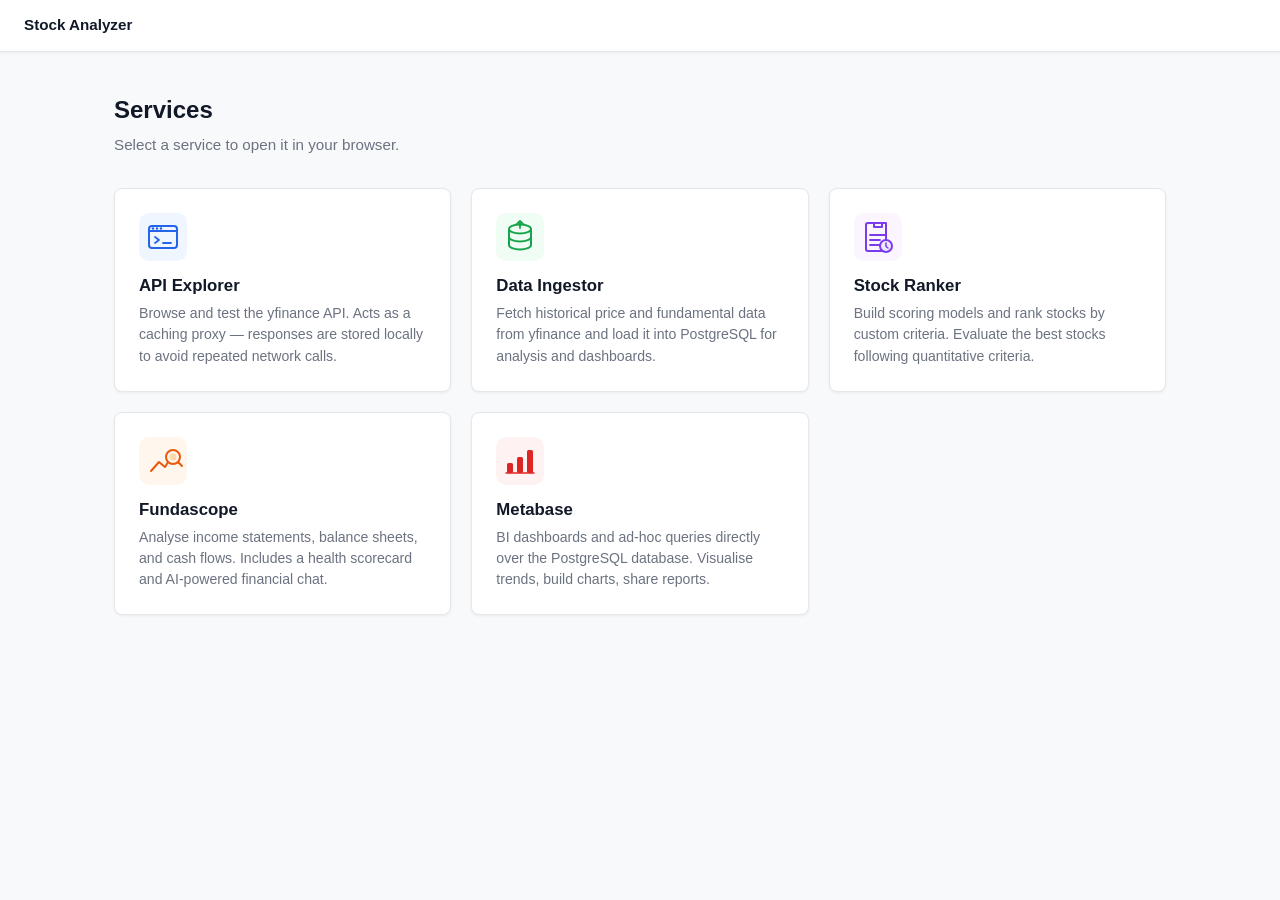
<file: services/portal/index.html>
<!DOCTYPE html>
<html lang="en">
<head>
<meta charset="UTF-8">
<meta name="viewport" content="width=device-width, initial-scale=1.0">
<title>Stock Analyzer</title>
<style>
  :root {
    --bg: #f8f9fa;
    --surface: #ffffff;
    --surface2: #f3f4f6;
    --border: #e5e7eb;
    --text: #111827;
    --text-dim: #6b7280;
    --accent: #2563eb;
    --accent-h: #1d4ed8;
    --r: 8px;
    --sh: 0 1px 3px rgba(0,0,0,.06);
  }

  * { margin: 0; padding: 0; box-sizing: border-box; }

  body {
    font-family: -apple-system, BlinkMacSystemFont, 'Segoe UI', Roboto, sans-serif;
    background: var(--bg);
    color: var(--text);
    line-height: 1.5;
  }

  /* Topnav */
  .topnav {
    height: 52px;
    background: var(--surface);
    border-bottom: 1px solid var(--border);
    display: flex;
    align-items: center;
    padding: 0 1.5rem;
    position: sticky;
    top: 0;
    z-index: 100;
    box-shadow: var(--sh);
  }
  .topnav .brand {
    font-weight: 700;
    font-size: 0.95rem;
    color: var(--text);
  }

  .container {
    max-width: 1100px;
    margin: 0 auto;
    padding: 2.5rem 1.5rem;
  }

  .page-header {
    margin-bottom: 2rem;
  }
  .page-header h1 {
    font-size: 1.5rem;
    font-weight: 700;
    color: var(--text);
  }
  .page-header p {
    color: var(--text-dim);
    margin-top: 0.35rem;
    font-size: 0.95rem;
  }

  .grid {
    display: grid;
    grid-template-columns: repeat(auto-fit, minmax(280px, 1fr));
    gap: 1.25rem;
  }

  .card-link {
    text-decoration: none;
    color: inherit;
    display: block;
    border-radius: var(--r);
  }

  .card {
    background: var(--surface);
    border: 1px solid var(--border);
    border-radius: var(--r);
    padding: 1.5rem;
    box-shadow: var(--sh);
    transition: transform 0.15s ease, box-shadow 0.15s ease;
    display: flex;
    flex-direction: column;
    gap: 0.75rem;
    height: 100%;
  }

  .card-link:hover .card {
    transform: translateY(-3px);
    box-shadow: 0 6px 16px rgba(0,0,0,.1);
  }

  .card-icon {
    width: 48px;
    height: 48px;
    flex-shrink: 0;
  }

  .card-body {
    display: flex;
    flex-direction: column;
    gap: 0.3rem;
  }

  .card-name {
    font-weight: 700;
    font-size: 1.05rem;
    color: var(--text);
  }

  .card-port {
    font-size: 0.78rem;
    color: var(--text-dim);
    font-family: 'SFMono-Regular', Consolas, monospace;
  }

  .card-desc {
    font-size: 0.88rem;
    color: var(--text-dim);
    line-height: 1.5;
  }
</style>
</head>
<body>

<nav class="topnav">
  <span class="brand">Stock Analyzer</span>
</nav>

<div class="container">
  <div class="page-header">
    <h1>Services</h1>
    <p>Select a service to open it in your browser.</p>
  </div>

  <div class="grid" id="grid"></div>
</div>

<script>
  const services = [
    {
      name: 'API Explorer',
      url: 'http://api-explorer.barriguinhas.fr',
      desc: 'Browse and test the yfinance API. Acts as a caching proxy — responses are stored locally to avoid repeated network calls.',
      icon: `<svg class="card-icon" viewBox="0 0 48 48" fill="none" xmlns="http://www.w3.org/2000/svg">
        <rect width="48" height="48" rx="10" fill="#eff6ff"/>
        <rect x="10" y="13" width="28" height="22" rx="3" stroke="#2563eb" stroke-width="2" fill="none"/>
        <path d="M10 18h28" stroke="#2563eb" stroke-width="2"/>
        <circle cx="14" cy="15.5" r="1.2" fill="#2563eb"/>
        <circle cx="18" cy="15.5" r="1.2" fill="#2563eb"/>
        <circle cx="22" cy="15.5" r="1.2" fill="#2563eb"/>
        <path d="M16 24l4 3-4 3" stroke="#2563eb" stroke-width="1.8" stroke-linecap="round" stroke-linejoin="round"/>
        <path d="M24 30h8" stroke="#2563eb" stroke-width="1.8" stroke-linecap="round"/>
      </svg>`
    },
    {
      name: 'Data Ingestor',
      url: 'http://data-ingestor.barriguinhas.fr',
      desc: 'Fetch historical price and fundamental data from yfinance and load it into PostgreSQL for analysis and dashboards.',
      icon: `<svg class="card-icon" viewBox="0 0 48 48" fill="none" xmlns="http://www.w3.org/2000/svg">
        <rect width="48" height="48" rx="10" fill="#f0fdf4"/>
        <ellipse cx="24" cy="16" rx="11" ry="4.5" stroke="#16a34a" stroke-width="2" fill="none"/>
        <path d="M13 16v8c0 2.5 4.9 4.5 11 4.5s11-2 11-4.5v-8" stroke="#16a34a" stroke-width="2" fill="none"/>
        <path d="M13 24v8c0 2.5 4.9 4.5 11 4.5s11-2 11-4.5v-8" stroke="#16a34a" stroke-width="2" fill="none"/>
        <path d="M24 8v7M21 11l3-3 3 3" stroke="#16a34a" stroke-width="1.8" stroke-linecap="round" stroke-linejoin="round"/>
      </svg>`
    },
    {
      name: 'Stock Ranker',
      url: 'http://stock-ranker.barriguinhas.fr',
      desc: 'Build scoring models and rank stocks by custom criteria. Evaluate the best stocks following quantitative criteria.',
      icon: `<svg class="card-icon" viewBox="0 0 48 48" fill="none" xmlns="http://www.w3.org/2000/svg">
        <rect width="48" height="48" rx="10" fill="#faf5ff"/>
        <path d="M20 10h-6a2 2 0 0 0-2 2v24a2 2 0 0 0 2 2h16a2 2 0 0 0 2-2V10h-6" stroke="#7c3aed" stroke-width="2" fill="none" stroke-linejoin="round"/>
        <path d="M20 10h8v4H20v-4z" stroke="#7c3aed" stroke-width="2" fill="none" stroke-linejoin="round"/>
        <path d="M16 22h16M16 27h10M16 32h12" stroke="#7c3aed" stroke-width="1.8" stroke-linecap="round"/>
        <circle cx="32" cy="33" r="6" fill="#ede9fe" stroke="#7c3aed" stroke-width="2"/>
        <path d="M32 30v3.5l2 1.5" stroke="#7c3aed" stroke-width="1.5" stroke-linecap="round" stroke-linejoin="round"/>
      </svg>`
    },
    {
      name: 'Fundascope',
      url: 'http://fundascope.barriguinhas.fr',
      desc: 'Analyse income statements, balance sheets, and cash flows. Includes a health scorecard and AI-powered financial chat.',
      icon: `<svg class="card-icon" viewBox="0 0 48 48" fill="none" xmlns="http://www.w3.org/2000/svg">
        <rect width="48" height="48" rx="10" fill="#fff7ed"/>
        <path d="M12 34l8-9 6 5 8-13" stroke="#ea580c" stroke-width="2" stroke-linecap="round" stroke-linejoin="round" fill="none"/>
        <circle cx="34" cy="20" r="7" fill="#fff7ed" stroke="#ea580c" stroke-width="2"/>
        <path d="M39.5 25.5l3.5 3.5" stroke="#ea580c" stroke-width="2" stroke-linecap="round"/>
        <circle cx="34" cy="20" r="3.5" fill="#fed7aa"/>
      </svg>`
    },
    {
      name: 'Metabase',
      url: 'http://metabase.barriguinhas.fr',
      desc: 'BI dashboards and ad-hoc queries directly over the PostgreSQL database. Visualise trends, build charts, share reports.',
      icon: `<svg class="card-icon" viewBox="0 0 48 48" fill="none" xmlns="http://www.w3.org/2000/svg">
        <rect width="48" height="48" rx="10" fill="#fef2f2"/>
        <rect x="11" y="26" width="6" height="10" rx="1.5" fill="#dc2626"/>
        <rect x="21" y="20" width="6" height="16" rx="1.5" fill="#dc2626"/>
        <rect x="31" y="13" width="6" height="23" rx="1.5" fill="#dc2626"/>
        <path d="M10 36h28" stroke="#dc2626" stroke-width="1.5" stroke-linecap="round"/>
      </svg>`
    },
  ];

  const grid = document.getElementById('grid');

  services.forEach(({ name, url, desc, icon }) => {
    const a = document.createElement('a');
    a.className = 'card-link';
    a.href = url;
    a.target = '_blank';
    a.rel = 'noopener noreferrer';
    a.innerHTML = `
      <div class="card">
        ${icon}
        <div class="card-body">
          <div class="card-name">${name}</div>
          <div class="card-desc">${desc}</div>
        </div>
      </div>`;
    grid.appendChild(a);
  });
</script>
</body>
</html>
</file>
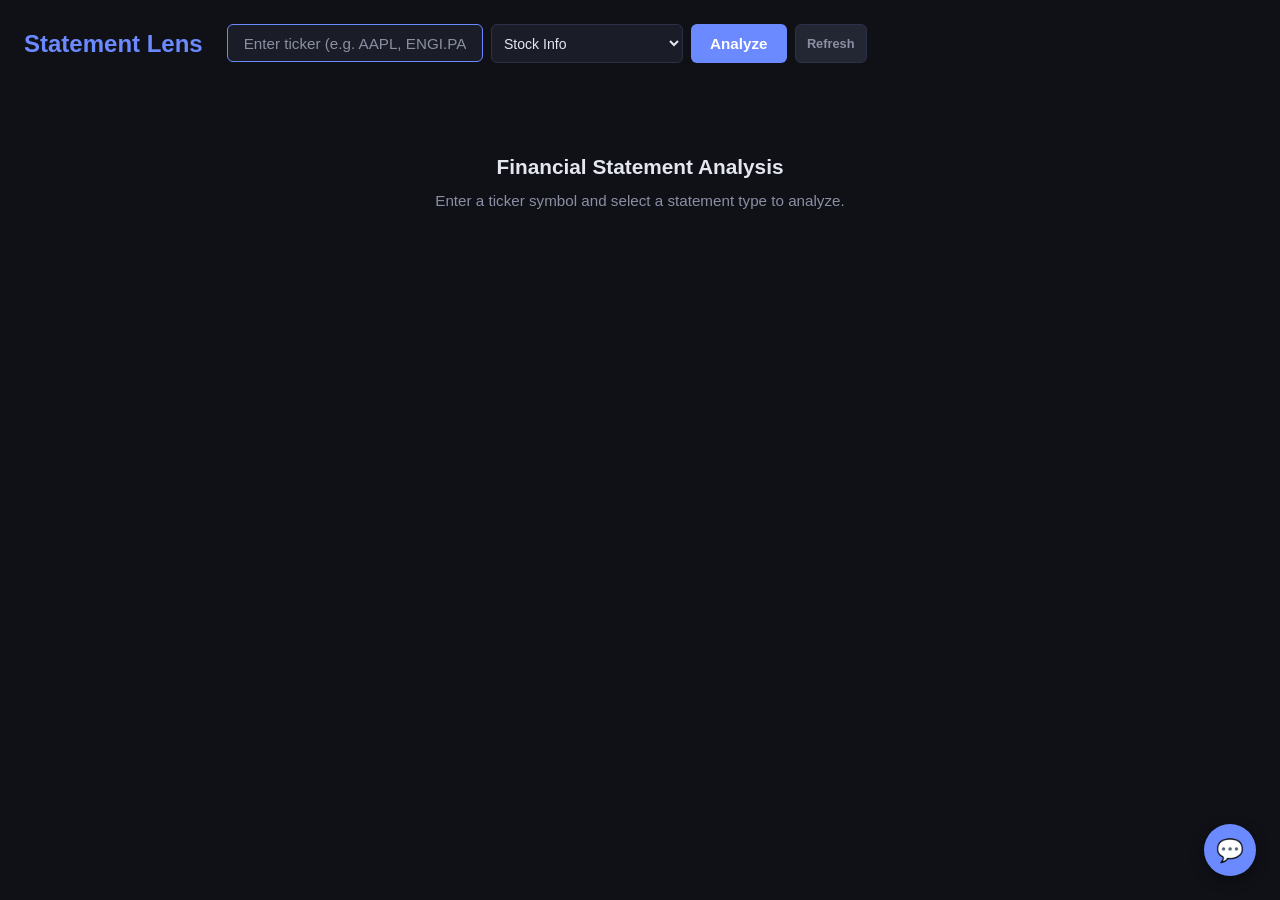
<file: services/fundascope/templates-dark/index.html>
<!DOCTYPE html>
<html lang="en">
<head>
<meta charset="UTF-8">
<meta name="viewport" content="width=device-width, initial-scale=1.0">
<title>Statement Lens</title>
<style>
  :root {
    --bg: #0f1117;
    --surface: #1a1d27;
    --surface2: #232733;
    --border: #2d3148;
    --text: #e4e6f0;
    --text-dim: #8b8fa3;
    --accent: #6c8aff;
    --green: #27ae60;
    --red: #c0392b;
    --yellow: #f39c12;
    --orange: #e67e22;
    --gray: #888;
    --col-0: #6c8aff;
    --col-1: #f0c040;
    --col-2: #27ae60;
    --col-3: #e67e22;
    --col-4: #e84393;
  }

  * { margin: 0; padding: 0; box-sizing: border-box; }

  body {
    font-family: -apple-system, BlinkMacSystemFont, 'Segoe UI', Roboto, sans-serif;
    background: var(--bg);
    color: var(--text);
    line-height: 1.5;
  }

  .container { max-width: 1400px; margin: 0 auto; padding: 1.5rem; }

  /* Header */
  .header {
    display: flex;
    align-items: center;
    gap: 1.5rem;
    margin-bottom: 1.5rem;
    flex-wrap: wrap;
  }
  .header h1 {
    font-size: 1.5rem;
    font-weight: 700;
    color: var(--accent);
    white-space: nowrap;
  }
  .search-form {
    display: flex;
    gap: 0.5rem;
    flex: 1;
    max-width: 640px;
  }
  .search-form input {
    flex: 1;
    padding: 0.6rem 1rem;
    border: 1px solid var(--border);
    border-radius: 6px;
    background: var(--surface);
    color: var(--text);
    font-size: 0.95rem;
    outline: none;
    transition: border-color 0.2s;
  }
  .search-form input:focus { border-color: var(--accent); }
  .search-form input::placeholder { color: var(--text-dim); }
  .search-form select {
    padding: 0.6rem 0.5rem;
    border: 1px solid var(--border);
    border-radius: 6px;
    background: var(--surface);
    color: var(--text);
    font-size: 0.88rem;
    outline: none;
    transition: border-color 0.2s;
    cursor: pointer;
  }
  .search-form select:focus { border-color: var(--accent); }
  .btn {
    padding: 0.6rem 1.2rem;
    border: none;
    border-radius: 6px;
    background: var(--accent);
    color: #fff;
    font-size: 0.95rem;
    font-weight: 600;
    cursor: pointer;
    transition: opacity 0.2s;
    white-space: nowrap;
  }
  .btn:hover { opacity: 0.85; }
  .btn:disabled { opacity: 0.5; cursor: not-allowed; }
  .btn-sm {
    padding: 0.3rem 0.7rem;
    font-size: 0.8rem;
    background: var(--surface2);
    color: var(--text-dim);
    border: 1px solid var(--border);
  }

  /* Scorecard */
  .scorecard {
    display: grid;
    grid-template-columns: repeat(auto-fit, minmax(160px, 1fr));
    gap: 0.75rem;
    margin-bottom: 1rem;
  }
  .score-card {
    background: var(--surface);
    border-radius: 8px;
    padding: 1rem;
    border-left: 4px solid var(--border);
    text-align: center;
  }
  .score-card { position: relative; cursor: help; }
  .score-card .label { font-size: 0.75rem; color: var(--text-dim); text-transform: uppercase; letter-spacing: 0.5px; margin-bottom: 0.3rem; }
  .score-card .value { font-size: 1.4rem; font-weight: 700; }
  .score-card .sub { font-size: 0.8rem; color: var(--text-dim); margin-top: 0.2rem; }
  .score-card .card-tip {
    position: absolute;
    left: 50%;
    top: 100%;
    transform: translateX(-50%);
    margin-top: 6px;
    padding: 0.6rem 0.8rem;
    background: var(--surface2);
    color: var(--text);
    border: 1px solid var(--border);
    border-radius: 6px;
    font-size: 0.78rem;
    font-weight: 400;
    white-space: normal;
    width: 260px;
    line-height: 1.4;
    z-index: 100;
    pointer-events: none;
    opacity: 0;
    transition: opacity 0.15s;
    box-shadow: 0 4px 12px rgba(0,0,0,0.4);
    text-align: left;
  }
  .score-card:hover .card-tip { opacity: 1; }
  .grade-A { border-left-color: var(--green); }
  .grade-A .value { color: var(--green); }
  .grade-B { border-left-color: #2ecc71; }
  .grade-B .value { color: #2ecc71; }
  .grade-C { border-left-color: var(--yellow); }
  .grade-C .value { color: var(--yellow); }
  .grade-D { border-left-color: var(--orange); }
  .grade-D .value { color: var(--orange); }
  .grade-F { border-left-color: var(--red); }
  .grade-F .value { color: var(--red); }

  /* Margins bar */
  .margins-bar {
    display: flex;
    gap: 1.5rem;
    padding: 0.8rem 1.2rem;
    background: var(--surface);
    border-radius: 8px;
    margin-bottom: 1rem;
    flex-wrap: wrap;
    align-items: center;
  }
  .margins-bar .title {
    font-weight: 600;
    font-size: 0.85rem;
    color: var(--text-dim);
    text-transform: uppercase;
    letter-spacing: 0.5px;
  }
  .margin-item {
    display: flex;
    align-items: center;
    gap: 0.4rem;
    font-size: 0.9rem;
  }
  .margin-item .name { color: var(--text-dim); }
  .margin-item .val { font-weight: 600; }

  /* Dividend safety panel */
  .dividend-panel {
    padding: 0.8rem 1.2rem;
    background: var(--surface);
    border-radius: 8px;
    margin-bottom: 1rem;
    display: flex;
    gap: 1.5rem;
    flex-wrap: wrap;
    align-items: center;
  }
  .dividend-panel .title {
    font-weight: 600;
    font-size: 0.85rem;
    color: var(--text-dim);
    text-transform: uppercase;
    letter-spacing: 0.5px;
  }
  .div-item { display: flex; align-items: center; gap: 0.4rem; font-size: 0.9rem; }
  .div-item .name { color: var(--text-dim); }
  .div-item .val { font-weight: 600; }
  .safety-badge {
    display: inline-block;
    padding: 0.2rem 0.6rem;
    border-radius: 4px;
    font-weight: 700;
    font-size: 0.85rem;
  }
  .safety-5 { background: rgba(39, 174, 96, 0.2); color: var(--green); }
  .safety-4 { background: rgba(46, 204, 113, 0.2); color: #2ecc71; }
  .safety-3 { background: rgba(243, 156, 18, 0.2); color: var(--yellow); }
  .safety-2 { background: rgba(230, 126, 34, 0.2); color: var(--orange); }
  .safety-1 { background: rgba(192, 57, 43, 0.2); color: var(--red); }
  .safety-none { background: rgba(136, 136, 136, 0.2); color: var(--gray); }

  /* Table */
  .table-wrapper {
    overflow-x: auto;
    border-radius: 8px;
    border: 1px solid var(--border);
  }
  table {
    width: 100%;
    border-collapse: collapse;
    font-size: 0.88rem;
  }
  th, td {
    padding: 0.55rem 0.8rem;
    text-align: right;
    border-bottom: 1px solid var(--border);
    white-space: nowrap;
  }
  th {
    background: var(--surface2);
    color: var(--text-dim);
    font-weight: 600;
    font-size: 0.8rem;
    text-transform: uppercase;
    letter-spacing: 0.3px;
    position: sticky;
    top: 0;
  }
  td:first-child, th:first-child { text-align: left; position: sticky; left: 0; background: var(--bg); z-index: 1; }
  th:first-child { background: var(--surface2); z-index: 2; }
  tr:hover td { background: var(--surface); }
  tr:hover td:first-child { background: var(--surface); }
  tr.key-metric td { font-weight: 600; }
  tr.key-metric td:first-child { color: var(--accent); }

  .yoy-col { font-size: 0.8rem; min-width: 70px; }
  .trend-up { color: var(--green); }
  .trend-down { color: var(--red); }
  .trend-flat { color: var(--gray); }

  /* Tooltip */
  .metric-name { display: inline-flex; align-items: center; gap: 0.4rem; }
  .tooltip-icon {
    display: inline-flex;
    align-items: center;
    justify-content: center;
    width: 16px;
    height: 16px;
    border-radius: 50%;
    background: var(--surface2);
    color: var(--text-dim);
    font-size: 0.65rem;
    font-weight: 700;
    cursor: help;
    position: relative;
    flex-shrink: 0;
  }
  .tooltip-icon:hover { background: var(--accent); color: #fff; }
  a.tooltip-icon { text-decoration: none; color: inherit; }
  #tooltip-popup {
    position: fixed;
    z-index: 9999;
    max-width: 320px;
    padding: 0.5rem 0.75rem;
    background: var(--surface2);
    color: var(--text);
    border: 1px solid var(--border);
    border-radius: 6px;
    font-size: 0.78rem;
    font-weight: 400;
    white-space: normal;
    line-height: 1.4;
    box-shadow: 0 4px 12px rgba(0,0,0,0.4);
    pointer-events: none;
    display: none;
  }

  /* States */
  .empty-state {
    text-align: center;
    padding: 4rem 2rem;
    color: var(--text-dim);
  }
  .empty-state h2 { font-size: 1.3rem; color: var(--text); margin-bottom: 0.5rem; }
  .empty-state p { font-size: 0.95rem; }
  .error-msg {
    background: rgba(192, 57, 43, 0.15);
    color: var(--red);
    padding: 0.8rem 1.2rem;
    border-radius: 8px;
    margin-bottom: 1rem;
  }
  .loading {
    text-align: center;
    padding: 3rem;
    color: var(--text-dim);
  }
  .spinner {
    display: inline-block;
    width: 24px;
    height: 24px;
    border: 3px solid var(--border);
    border-top-color: var(--accent);
    border-radius: 50%;
    animation: spin 0.8s linear infinite;
    margin-bottom: 0.5rem;
  }
  @keyframes spin { to { transform: rotate(360deg); } }

  .cache-note {
    font-size: 0.78rem;
    color: var(--text-dim);
    margin-left: auto;
  }

  /* Ticker autocomplete */
  .ticker-wrapper {
    position: relative;
    flex: 1;
  }
  .ticker-wrapper input {
    width: 100%;
  }
  .suggestions {
    position: absolute;
    top: 100%;
    left: 0;
    z-index: 100;
    min-width: 380px;
    width: max-content;
    background: var(--surface);
    border: 1px solid var(--border);
    border-top: none;
    border-radius: 0 0 6px 6px;
    box-shadow: 0 4px 12px rgba(0,0,0,.4);
    max-height: 360px;
    overflow-y: auto;
    display: none;
  }
  .suggestions.visible { display: block; }
  .suggestion-item {
    padding: .55rem .8rem;
    cursor: pointer;
    display: flex;
    flex-wrap: wrap;
    column-gap: .6rem;
    row-gap: .1rem;
    font-size: .85rem;
    color: var(--text);
  }
  .suggestion-item:nth-child(odd) { background: var(--surface); }
  .suggestion-item:nth-child(even) { background: var(--surface2); }
  .suggestion-item:hover, .suggestion-item.selected { background: var(--border); }
  .suggestion-item .sym { font-weight: 700; min-width: 80px; color: var(--accent); }
  .suggestion-item .name { flex: 1; min-width: 0; white-space: nowrap; overflow: hidden; text-overflow: ellipsis; }
  .suggestion-item .meta-row {
    width: 100%;
    display: flex;
    gap: .8rem;
    font-size: .72rem;
    color: var(--text-dim);
    padding-left: 80px;
  }
  .suggestion-empty {
    padding: .6rem .8rem;
    font-size: .85rem;
    color: var(--text-dim);
  }
  .suggestion-spinner {
    display: flex;
    justify-content: center;
    padding: .6rem;
  }
  .suggestion-spinner .spinner {
    width: 18px;
    height: 18px;
    border-width: 2px;
    margin-bottom: 0;
  }

  /* Company profile bar */
  .profile-bar {
    display: flex;
    gap: 1.5rem;
    padding: 0.8rem 1.2rem;
    background: var(--surface);
    border-radius: 8px;
    margin-bottom: 0.75rem;
    flex-wrap: wrap;
    align-items: center;
  }
  .profile-bar .company-name {
    font-weight: 700;
    font-size: 1.1rem;
    color: var(--text);
  }
  .profile-bar .profile-tag {
    font-size: 0.85rem;
    color: var(--text-dim);
    padding: 0.15rem 0.5rem;
    background: var(--surface2);
    border-radius: 4px;
  }

  /* Business summary */
  .biz-summary {
    background: var(--surface);
    border-radius: 8px;
    margin-bottom: 0.75rem;
    overflow: hidden;
  }
  .biz-summary summary {
    padding: 0.6rem 1.2rem;
    cursor: pointer;
    font-size: 0.85rem;
    font-weight: 600;
    color: var(--text-dim);
    text-transform: uppercase;
    letter-spacing: 0.5px;
    list-style: none;
    display: flex;
    align-items: center;
    gap: 0.4rem;
  }
  .biz-summary summary::before {
    content: '\25B6';
    font-size: 0.6rem;
    transition: transform 0.2s;
  }
  .biz-summary[open] summary::before {
    transform: rotate(90deg);
  }
  .biz-summary .summary-text {
    padding: 0 1.2rem 0.8rem;
    font-size: 0.88rem;
    color: var(--text-dim);
    line-height: 1.6;
  }

  /* Section divider label */
  .section-label {
    font-size: 0.85rem;
    font-weight: 600;
    color: var(--text-dim);
    text-transform: uppercase;
    letter-spacing: 0.5px;
    margin: 1.25rem 0 0.5rem;
    padding-bottom: 0.3rem;
    border-bottom: 1px solid var(--border);
  }

  /* Chat FAB */
  .chat-fab {
    position: fixed;
    bottom: 1.5rem;
    right: 1.5rem;
    width: 52px;
    height: 52px;
    border-radius: 50%;
    background: var(--accent);
    color: #fff;
    border: none;
    font-size: 1.4rem;
    cursor: pointer;
    box-shadow: 0 4px 14px rgba(0,0,0,0.4);
    z-index: 1000;
    display: flex;
    align-items: center;
    justify-content: center;
    transition: transform 0.2s, opacity 0.2s;
  }
  .chat-fab:hover { transform: scale(1.08); }

  /* Chat modal */
  .chat-backdrop {
    position: fixed;
    inset: 0;
    background: rgba(0,0,0,0.45);
    z-index: 1001;
    display: none;
  }
  .chat-backdrop.visible { display: block; }

  .chat-modal {
    position: fixed;
    bottom: 1.5rem;
    right: 1.5rem;
    width: 420px;
    height: 520px;
    background: var(--bg);
    border: 1px solid var(--border);
    border-radius: 12px;
    z-index: 1002;
    display: none;
    flex-direction: column;
    box-shadow: 0 8px 30px rgba(0,0,0,0.5);
    overflow: hidden;
  }
  .chat-modal.visible { display: flex; }

  .chat-header {
    display: flex;
    align-items: center;
    justify-content: space-between;
    padding: 0.75rem 1rem;
    background: var(--surface);
    border-bottom: 1px solid var(--border);
    flex-shrink: 0;
  }
  .chat-header .chat-title {
    font-weight: 600;
    font-size: 0.95rem;
  }
  .chat-header .chat-close {
    background: none;
    border: none;
    color: var(--text-dim);
    font-size: 1.2rem;
    cursor: pointer;
    padding: 0.2rem;
    line-height: 1;
  }
  .chat-header .chat-close:hover { color: var(--text); }

  .chat-messages {
    flex: 1;
    overflow-y: auto;
    padding: 0.75rem 1rem;
    display: flex;
    flex-direction: column;
    gap: 0.6rem;
  }

  .chat-bubble {
    max-width: 85%;
    padding: 0.55rem 0.8rem;
    border-radius: 10px;
    font-size: 0.88rem;
    line-height: 1.5;
    white-space: pre-wrap;
    word-wrap: break-word;
  }
  .chat-bubble.user {
    align-self: flex-end;
    background: var(--accent);
    color: #fff;
    border-bottom-right-radius: 3px;
  }
  .chat-bubble.assistant {
    align-self: flex-start;
    background: var(--surface2);
    color: var(--text);
    border-bottom-left-radius: 3px;
  }

  .chat-input-row {
    display: flex;
    gap: 0.5rem;
    padding: 0.6rem 0.75rem;
    border-top: 1px solid var(--border);
    background: var(--surface);
    flex-shrink: 0;
    align-items: flex-end;
  }
  .chat-input-row textarea {
    flex: 1;
    padding: 0.5rem 0.7rem;
    border: 1px solid var(--border);
    border-radius: 6px;
    background: var(--bg);
    color: var(--text);
    font-size: 0.88rem;
    font-family: inherit;
    resize: none;
    outline: none;
    min-height: 38px;
    max-height: 100px;
    line-height: 1.4;
    overflow-y: auto;
  }
  .chat-input-row textarea:focus { border-color: var(--accent); }
  .chat-input-row textarea::placeholder { color: var(--text-dim); }
  .chat-send {
    padding: 0.5rem 0.9rem;
    border: none;
    border-radius: 6px;
    background: var(--accent);
    color: #fff;
    font-size: 0.88rem;
    font-weight: 600;
    cursor: pointer;
    white-space: nowrap;
    height: 38px;
  }
  .chat-send:hover { opacity: 0.85; }
  .chat-send:disabled { opacity: 0.5; cursor: not-allowed; }

  .chat-empty {
    flex: 1;
    display: flex;
    align-items: center;
    justify-content: center;
    color: var(--text-dim);
    font-size: 0.88rem;
    text-align: center;
    padding: 2rem;
  }

  /* View bar */
  .view-bar {
    display: flex;
    align-items: center;
    gap: 0.75rem;
    margin-bottom: 1rem;
    flex-wrap: wrap;
  }
  .view-bar select {
    padding: 0.5rem 0.7rem;
    border: 1px solid var(--border);
    border-radius: 6px;
    background: var(--surface);
    color: var(--text);
    font-size: 0.88rem;
    outline: none;
    cursor: pointer;
    min-width: 160px;
  }
  .view-bar select:focus { border-color: var(--accent); }
  .view-bar label {
    font-size: 0.82rem;
    color: var(--text-dim);
    font-weight: 600;
    text-transform: uppercase;
    letter-spacing: 0.3px;
  }

  /* Compare popover */
  .compare-backdrop {
    position: fixed;
    inset: 0;
    background: rgba(0,0,0,0.3);
    z-index: 1001;
    display: none;
  }
  .compare-backdrop.visible { display: block; }

  .compare-popover {
    position: absolute;
    z-index: 1002;
    background: var(--bg);
    border: 1px solid var(--border);
    border-radius: 8px;
    padding: 0.75rem;
    box-shadow: 0 8px 24px rgba(0,0,0,0.5);
    display: none;
    gap: 0.5rem;
    width: 320px;
  }
  .compare-popover.visible { display: flex; flex-direction: column; }
  .compare-popover .ticker-wrapper { flex: 1; }
  .compare-popover .ticker-wrapper input { width: 100%; }
  .compare-popover-title {
    font-size: 0.82rem;
    font-weight: 600;
    color: var(--text-dim);
    text-transform: uppercase;
    letter-spacing: 0.3px;
  }

  /* Comparison layout */
  .compare-wrapper {
    display: grid;
    grid-template-columns: repeat(var(--compare-cols, 2), 1fr);
    gap: 1.25rem;
  }
  .compare-panel { min-width: 0; }

  .compare-table th.col-0 { color: var(--col-0); }
  .compare-table th.col-1 { color: var(--col-1); }
  .compare-table th.col-2 { color: var(--col-2); }
  .compare-table th.col-3 { color: var(--col-3); }
  .compare-table th.col-4 { color: var(--col-4); }

  body.compare-active .container { max-width: 1800px; }

  /* View modal */
  .view-backdrop {
    position: fixed;
    inset: 0;
    background: rgba(0,0,0,0.45);
    z-index: 1001;
    display: none;
  }
  .view-backdrop.visible { display: block; }

  .view-modal {
    position: fixed;
    top: 50%;
    left: 50%;
    transform: translate(-50%, -50%);
    width: 480px;
    max-height: 80vh;
    background: var(--bg);
    border: 1px solid var(--border);
    border-radius: 12px;
    z-index: 1002;
    display: none;
    flex-direction: column;
    box-shadow: 0 8px 30px rgba(0,0,0,0.5);
    overflow: hidden;
  }
  .view-modal.visible { display: flex; }

  .view-modal-header {
    display: flex;
    align-items: center;
    justify-content: space-between;
    padding: 0.75rem 1rem;
    background: var(--surface);
    border-bottom: 1px solid var(--border);
    flex-shrink: 0;
  }
  .view-modal-header .modal-title {
    font-weight: 600;
    font-size: 0.95rem;
  }
  .view-modal-header .modal-close {
    background: none;
    border: none;
    color: var(--text-dim);
    font-size: 1.2rem;
    cursor: pointer;
    padding: 0.2rem;
    line-height: 1;
  }
  .view-modal-header .modal-close:hover { color: var(--text); }

  .view-modal-body {
    padding: 1rem;
    overflow-y: auto;
    flex: 1;
    display: flex;
    flex-direction: column;
    gap: 0.75rem;
  }
  .view-modal-body input[type="text"] {
    width: 100%;
    padding: 0.5rem 0.7rem;
    border: 1px solid var(--border);
    border-radius: 6px;
    background: var(--surface);
    color: var(--text);
    font-size: 0.9rem;
    outline: none;
  }
  .view-modal-body input[type="text"]:focus { border-color: var(--accent); }
  .view-modal-body input[type="text"]::placeholder { color: var(--text-dim); }

  .field-actions {
    display: flex;
    gap: 0.5rem;
  }

  .field-checklist {
    max-height: 400px;
    overflow-y: auto;
    border: 1px solid var(--border);
    border-radius: 6px;
    background: var(--surface);
  }
  .view-section-group {
    font-size: 0.78rem;
    font-weight: 600;
    color: var(--text-dim);
    text-transform: uppercase;
    letter-spacing: 0.3px;
    padding: 0.5rem 0.8rem 0.25rem;
    background: var(--surface2);
    border-bottom: 1px solid var(--border);
    position: sticky;
    top: 0;
    z-index: 1;
  }
  .field-checklist label {
    display: flex;
    align-items: center;
    gap: 0.5rem;
    padding: 0.35rem 0.8rem;
    font-size: 0.85rem;
    cursor: pointer;
  }
  .field-checklist label:hover { background: var(--surface2); }
  .field-checklist input[type="checkbox"] {
    accent-color: var(--accent);
  }

  .view-modal-footer {
    padding: 0.75rem 1rem;
    border-top: 1px solid var(--border);
    background: var(--surface);
    display: flex;
    justify-content: flex-end;
    gap: 0.5rem;
    flex-shrink: 0;
  }
</style>
</head>
<body>
<div class="container">
  <!-- Header -->
  <div class="header">
    <h1>Statement Lens</h1>
    <div class="search-form" id="searchForm">
      <div class="ticker-wrapper">
        <input type="text" id="tickerInput" placeholder="Enter ticker (e.g. AAPL, ENGI.PA)" autofocus autocomplete="off">
        <div id="suggestions" class="suggestions"></div>
      </div>
      <select id="stmtType">
        <option value="stock_info">Stock Info</option>
        <option value="income_stmt">Income Statement</option>
        <option value="quarterly_income_stmt">Quarterly Income</option>
        <option value="balance_sheet">Balance Sheet</option>
        <option value="quarterly_balance_sheet">Quarterly Balance Sheet</option>
        <option value="cashflow">Cash Flow</option>
        <option value="quarterly_cashflow">Quarterly Cash Flow</option>
      </select>
      <button class="btn" id="analyzeBtn" onclick="analyze()">Analyze</button>
      <button class="btn btn-sm" id="refreshBtn" onclick="analyze(true)" title="Force refresh from yfinance">Refresh</button>
      <button class="btn btn-sm" id="compareBtn" style="display:none" onclick="openComparePopover()">Compare</button>
    </div>
    <span class="cache-note" id="cacheNote"></span>
  </div>

  <!-- View bar -->
  <div class="view-bar" id="viewBar" style="display:none">
    <label for="viewSelect">View:</label>
    <select id="viewSelect" onchange="onViewChange()">
      <option value="__full__">Full View</option>
    </select>
    <button class="btn btn-sm" id="createViewBtn" onclick="openCreateViewModal()">+ Create View</button>
    <button class="btn btn-sm" id="deleteViewBtn" onclick="deleteCurrentView()" style="display:none">Delete</button>
    <button class="btn btn-sm" id="exitCompareBtn" style="display:none" onclick="exitCompare()">Exit Comparison</button>
  </div>

  <!-- Content area -->
  <div id="content">
    <div class="empty-state">
      <h2>Financial Statement Analysis</h2>
      <p>Enter a ticker symbol and select a statement type to analyze.</p>
    </div>
  </div>
</div>

<!-- Chat assistant -->
<button class="chat-fab" onclick="openChat()" title="Ask a question">&#128172;</button>
<div class="chat-backdrop" id="chatBackdrop" onclick="closeChat()"></div>
<div class="chat-modal" id="chatModal">
  <div class="chat-header">
    <span class="chat-title">Financial Assistant</span>
    <button class="chat-close" onclick="closeChat()">&times;</button>
  </div>
  <div class="chat-messages" id="chatMessages">
    <div class="chat-empty">Ask anything about financial terms, metrics, or the data you're viewing.</div>
  </div>
  <div class="chat-input-row">
    <textarea id="chatInput" placeholder="Ask a question..." rows="1"></textarea>
    <button class="chat-send" id="chatSendBtn" onclick="sendChat()">Send</button>
  </div>
</div>

<!-- View modal -->
<div class="view-backdrop" id="viewBackdrop" onclick="closeCreateViewModal()"></div>
<div class="view-modal" id="viewModal">
  <div class="view-modal-header">
    <span class="modal-title">Create Custom View</span>
    <button class="modal-close" onclick="closeCreateViewModal()">&times;</button>
  </div>
  <div class="view-modal-body">
    <input type="text" id="viewNameInput" placeholder="View name (e.g. Quick Valuation)">
    <div class="field-actions">
      <button class="btn btn-sm" onclick="toggleAllFields(true)">Select All</button>
      <button class="btn btn-sm" onclick="toggleAllFields(false)">Deselect All</button>
    </div>
    <div class="field-checklist" id="fieldChecklist"></div>
  </div>
  <div class="view-modal-footer">
    <button class="btn btn-sm" onclick="closeCreateViewModal()">Cancel</button>
    <button class="btn" onclick="saveNewView()">Save</button>
  </div>
</div>

<!-- Compare popover -->
<div class="compare-backdrop" id="compareBackdrop" onclick="closeComparePopover()"></div>
<div class="compare-popover" id="comparePopover">
  <div class="compare-popover-title">Compare with (up to 4)</div>
  <div class="ticker-wrapper">
    <input type="text" id="compareTicker1" placeholder="Ticker 1 (required)" autocomplete="off">
    <div id="compareSugg1" class="suggestions"></div>
  </div>
  <div class="ticker-wrapper">
    <input type="text" id="compareTicker2" placeholder="Ticker 2 (optional)" autocomplete="off">
    <div id="compareSugg2" class="suggestions"></div>
  </div>
  <div class="ticker-wrapper">
    <input type="text" id="compareTicker3" placeholder="Ticker 3 (optional)" autocomplete="off">
    <div id="compareSugg3" class="suggestions"></div>
  </div>
  <div class="ticker-wrapper">
    <input type="text" id="compareTicker4" placeholder="Ticker 4 (optional)" autocomplete="off">
    <div id="compareSugg4" class="suggestions"></div>
  </div>
  <button class="btn" onclick="startCompare()">Compare</button>
</div>

<div id="tooltip-popup"></div>
<script>
const tickerInput = document.getElementById('tickerInput');
const stmtType = document.getElementById('stmtType');
const analyzeBtn = document.getElementById('analyzeBtn');
const refreshBtn = document.getElementById('refreshBtn');
const content = document.getElementById('content');
const cacheNote = document.getElementById('cacheNote');
const suggestionsDiv = document.getElementById('suggestions');

const viewBar = document.getElementById('viewBar');
const viewSelect = document.getElementById('viewSelect');
const deleteViewBtn = document.getElementById('deleteViewBtn');
const viewModal = document.getElementById('viewModal');
const viewBackdrop = document.getElementById('viewBackdrop');
const viewNameInput = document.getElementById('viewNameInput');
const fieldChecklist = document.getElementById('fieldChecklist');

let lastFetchedData = null;
let currentStmtType = '';

// Comparison state
let compareMode = false;
// Array of { ticker, data } for comparison stocks (1–4 entries in compare mode)
let comparisonStocks = [];

function attachAutocomplete(inputEl, suggestionsEl, onSelect) {
  let timer = null;
  let abort = null;
  let selIdx = -1;
  let items = [];

  function hide() {
    suggestionsEl.classList.remove('visible');
    suggestionsEl.innerHTML = '';
    selIdx = -1;
    items = [];
  }

  function show(results) {
    suggestionsEl.innerHTML = '';
    selIdx = -1;

    if (!results.length) {
      suggestionsEl.innerHTML = '<div class="suggestion-empty">No results</div>';
      suggestionsEl.classList.add('visible');
      items = [];
      return;
    }

    results.forEach((r) => {
      const div = document.createElement('div');
      div.className = 'suggestion-item';
      div.innerHTML =
        '<span class="sym">' + escapeHtml(r.symbol) + '</span>' +
        '<span class="name">' + escapeHtml(r.shortName || '') + '</span>' +
        '<div class="meta-row"><span>' + escapeHtml(r.exchange) + '</span><span>' + escapeHtml(r.quoteType) + '</span></div>';
      div.addEventListener('mousedown', (e) => {
        e.preventDefault();
        inputEl.value = r.symbol;
        hide();
        onSelect(r.symbol);
      });
      suggestionsEl.appendChild(div);
    });

    items = suggestionsEl.querySelectorAll('.suggestion-item');
    suggestionsEl.classList.add('visible');
  }

  async function doLookup(query) {
    if (abort) abort.abort();
    abort = new AbortController();

    suggestionsEl.innerHTML = '<div class="suggestion-spinner"><div class="spinner"></div></div>';
    suggestionsEl.classList.add('visible');

    try {
      const resp = await fetch('/api/lookup', {
        method: 'POST',
        headers: {'Content-Type': 'application/json'},
        body: JSON.stringify({query, count: 8}),
        signal: abort.signal,
      });
      const data = await resp.json();
      show(data.results);
    } catch (err) {
      if (err.name !== 'AbortError') hide();
    }
  }

  inputEl.addEventListener('input', () => {
    clearTimeout(timer);
    const q = inputEl.value.trim();
    if (q.length < 1) { hide(); return; }
    timer = setTimeout(() => doLookup(q), 300);
  });

  inputEl.addEventListener('keydown', (e) => {
    if (suggestionsEl.classList.contains('visible') && items.length) {
      if (e.key === 'ArrowDown') {
        e.preventDefault();
        selIdx = Math.min(selIdx + 1, items.length - 1);
        items.forEach((el, i) => el.classList.toggle('selected', i === selIdx));
      } else if (e.key === 'ArrowUp') {
        e.preventDefault();
        selIdx = Math.max(selIdx - 1, 0);
        items.forEach((el, i) => el.classList.toggle('selected', i === selIdx));
      } else if (e.key === 'Enter') {
        e.preventDefault();
        if (selIdx >= 0) {
          inputEl.value = items[selIdx].querySelector('.sym').textContent;
        }
        hide();
        onSelect(inputEl.value.trim());
        return;
      } else if (e.key === 'Escape') {
        hide();
        return;
      }
    } else if (e.key === 'Enter') {
      onSelect(inputEl.value.trim());
    }
  });

  inputEl.addEventListener('blur', () => {
    setTimeout(hide, 150);
  });

  return { hide };
}

// Wire primary ticker autocomplete
attachAutocomplete(tickerInput, suggestionsDiv, () => analyze());

// Compare elements
const compareBtn = document.getElementById('compareBtn');
const exitCompareBtn = document.getElementById('exitCompareBtn');
const comparePopover = document.getElementById('comparePopover');
const compareBackdrop = document.getElementById('compareBackdrop');
const compareInputs   = [1,2,3,4].map(n => document.getElementById('compareTicker' + n));
const compareSuggsEls = [1,2,3,4].map(n => document.getElementById('compareSugg' + n));

// Wire compare ticker autocomplete
compareInputs.forEach((inp, i) => {
  attachAutocomplete(inp, compareSuggsEls[i], () => {});  // no-op: user presses button
});

function openComparePopover() {
  const rect = compareBtn.getBoundingClientRect();
  comparePopover.style.top = (rect.bottom + window.scrollY + 6) + 'px';
  comparePopover.style.left = (rect.left + window.scrollX) + 'px';
  comparePopover.classList.add('visible');
  compareBackdrop.classList.add('visible');
  compareInputs.forEach(inp => inp.value = '');
  compareInputs[0].focus();
}

function closeComparePopover() {
  comparePopover.classList.remove('visible');
  compareBackdrop.classList.remove('visible');
}

async function startCompare() {
  const compTickers = compareInputs
    .map(inp => inp.value.trim().toUpperCase())
    .filter(t => t.length > 0);
  if (compTickers.length === 0) return;

  const ta = tickerInput.value.trim().toUpperCase();
  if (!ta) return;

  closeComparePopover();
  compareMode = true;
  comparisonStocks = [];

  const allTickers = [ta, ...compTickers];
  content.innerHTML = '<div class="loading"><div class="spinner"></div><p>Comparing ' + allTickers.map(t => escapeHtml(t)).join(' vs ') + '...</p></div>';

  try {
    const responses = await Promise.all(
      allTickers.map(t => fetch('/api/stock-info', {
        method: 'POST',
        headers: {'Content-Type': 'application/json'},
        body: JSON.stringify({ ticker: t, force_refresh: false }),
      }))
    );
    const dataSets = await Promise.all(responses.map(r => r.json()));

    for (let i = 0; i < dataSets.length; i++) {
      if (dataSets[i].error) {
        content.innerHTML = '<div class="error-msg">' + escapeHtml(allTickers[i] + ': ' + dataSets[i].error) + '</div>';
        compareMode = false;
        return;
      }
    }

    lastFetchedData  = dataSets[0];
    comparisonStocks = compTickers.map((t, i) => ({ ticker: t, data: dataSets[i + 1] }));
    currentStmtType  = 'stock_info';

    document.body.style.setProperty('--compare-cols', allTickers.length);
    document.body.classList.add('compare-active');
    exitCompareBtn.style.display = 'inline-block';
    compareBtn.style.display     = 'none';

    populateViewDropdown();
    viewBar.style.display = 'flex';

    renderComparison(lastFetchedData, ta, comparisonStocks, getActiveFilterFields());
  } catch (err) {
    content.innerHTML = '<div class="error-msg">Network error: ' + escapeHtml(err.message) + '</div>';
    compareMode = false;
  }
}

function renderProfileBar(profile, ticker) {
  let html = '<div class="profile-bar">';
  html += '<span class="company-name">' + escapeHtml(profile.shortName || ticker) + '</span>';
  if (profile.sector !== '---') html += '<span class="profile-tag">' + escapeHtml(profile.sector) + '</span>';
  if (profile.industry !== '---') html += '<span class="profile-tag">' + escapeHtml(profile.industry) + '</span>';
  if (profile.country !== '---') html += '<span class="profile-tag">' + escapeHtml(profile.country) + '</span>';
  if (profile.fullTimeEmployees !== '---') html += '<span class="profile-tag">' + escapeHtml(profile.fullTimeEmployees) + ' employees</span>';
  html += '</div>';
  return html;
}

function renderBizSummary(text) {
  if (!text) return '';
  let html = '<details class="biz-summary">';
  html += '<summary>Business Summary</summary>';
  html += '<div class="summary-text">' + escapeHtml(text) + '</div>';
  html += '</details>';
  return html;
}

function renderScorecardSingle(scorecard) {
  let html = '<div class="scorecard">';
  for (const card of scorecard) {
    const tip = SCORECARD_TIPS[card.label] || '';
    html += '<div class="score-card grade-' + card.grade + '">';
    html += '<div class="label">' + escapeHtml(card.label) + '</div>';
    html += '<div class="value">' + card.grade + '</div>';
    if (tip) html += '<div class="card-tip">' + escapeHtml(tip) + '</div>';
    html += '</div>';
  }
  html += '</div>';
  return html;
}

function renderComparison(primaryData, primaryTicker, comparisonStocks, filterFields) {
  const allData    = [primaryData, ...comparisonStocks.map(s => s.data)];
  const allTickers = [primaryTicker, ...comparisonStocks.map(s => s.ticker)];
  let html = '';

  // Profile bars
  html += '<div class="compare-wrapper">';
  for (let i = 0; i < allData.length; i++) {
    html += '<div class="compare-panel">' + renderProfileBar(allData[i].profile, allTickers[i]) + '</div>';
  }
  html += '</div>';

  // Build per-stock section maps
  const sectionMaps = allData.map(d => {
    const m = {};
    for (const s of d.sections) m[s.title] = s;
    return m;
  });

  // Union of section titles, primary order first
  const sectionTitles = [];
  for (const s of primaryData.sections) sectionTitles.push(s.title);
  for (const cs of comparisonStocks) {
    for (const s of cs.data.sections) {
      if (!sectionTitles.includes(s.title)) sectionTitles.push(s.title);
    }
  }

  const gradeMap = {'A':5,'B':4,'C':3,'D':2,'F':1};

  for (const title of sectionTitles) {
    const sections = sectionMaps.map(m => m[title] || { rows: [], grade: null });

    // Union of row labels across all stocks
    const labels = [];
    for (const sec of sections) {
      for (const r of sec.rows) {
        if (!labels.includes(r.label)) labels.push(r.label);
      }
    }

    // Apply filter
    const filteredLabels = filterFields
      ? labels.filter(l => filterFields.includes(l))
      : labels;

    if (filterFields && filteredLabels.length === 0) continue;

    html += '<div class="section-label">' + escapeHtml(title) + '</div>';
    html += '<div class="table-wrapper"><table class="compare-table"><thead><tr>';
    html += '<th>Metric</th>';
    for (let i = 0; i < allTickers.length; i++) {
      const grade = sections[i].grade;
      const gradeBadge = grade
        ? ' <span class="safety-badge safety-' + (gradeMap[grade] || 'none') + '">' + grade + '</span>'
        : '';
      html += '<th class="col-' + i + '">' + escapeHtml(allTickers[i]) + gradeBadge + '</th>';
    }
    html += '</tr></thead><tbody>';

    for (const label of filteredLabels) {
      const rowMaps = sections.map(sec => {
        const m = {};
        for (const r of sec.rows) m[r.label] = r;
        return m;
      });
      const rows   = rowMaps.map(m => m[label]);
      const tooltip = rows.reduce((t, r) => t || (r && r.tooltip) || '', '');

      html += '<tr>';
      html += '<td><span class="metric-name">' + escapeHtml(label);
      if (tooltip) {
        html += ' <a href="/glossary#' + glossarySlug(label) + '" target="_blank" class="tooltip-icon" data-tooltip="' + escapeAttr(tooltip) + '">?</a>';
      }
      html += '</span></td>';
      for (const row of rows) {
        html += '<td>' + escapeHtml(row ? row.formatted : '---') + '</td>';
      }
      html += '</tr>';
    }

    html += '</tbody></table></div>';
  }

  content.innerHTML = html;
}

function exitCompare() {
  compareMode      = false;
  comparisonStocks = [];
  document.body.classList.remove('compare-active');
  document.body.style.removeProperty('--compare-cols');
  exitCompareBtn.style.display = 'none';
  compareBtn.style.display     = 'inline-block';
  if (lastFetchedData) renderStockInfo(lastFetchedData, getActiveFilterFields());
}

async function analyze(forceRefresh = false) {
  const ticker = tickerInput.value.trim();
  if (!ticker) return;

  const isStockInfo = stmtType.value === 'stock_info';

  analyzeBtn.disabled = true;
  refreshBtn.disabled = true;
  content.innerHTML = '<div class="loading"><div class="spinner"></div><p>Fetching data for ' + escapeHtml(ticker.toUpperCase()) + '...</p></div>';
  cacheNote.textContent = '';

  try {
    const url = isStockInfo ? '/api/stock-info' : '/api/analyze';
    const body = isStockInfo
      ? {ticker, force_refresh: forceRefresh}
      : {ticker, force_refresh: forceRefresh, statement_type: stmtType.value};

    const resp = await fetch(url, {
      method: 'POST',
      headers: {'Content-Type': 'application/json'},
      body: JSON.stringify(body)
    });
    const data = await resp.json();

    if (data.error) {
      content.innerHTML = '<div class="error-msg">' + escapeHtml(data.error) + '</div>';
      return;
    }

    lastFetchedData = data;
    currentStmtType = stmtType.value;

    // Exit comparison mode on re-analyze
    if (compareMode) {
      compareMode = false;
      comparisonStocks = [];
      document.body.classList.remove('compare-active');
      document.body.style.removeProperty('--compare-cols');
      exitCompareBtn.style.display = 'none';
    }

    // Show Compare button only for stock_info
    compareBtn.style.display = isStockInfo ? 'inline-block' : 'none';

    populateViewDropdown();
    viewBar.style.display = 'flex';

    const filterFields = getActiveFilterFields();
    if (isStockInfo) {
      renderStockInfo(data, filterFields);
    } else {
      renderAnalysis(data, filterFields);
    }
  } catch (err) {
    content.innerHTML = '<div class="error-msg">Network error: ' + escapeHtml(err.message) + '</div>';
  } finally {
    analyzeBtn.disabled = false;
    refreshBtn.disabled = false;
  }
}

function renderAnalysis(data, filterFields) {
  let html = '';

  // Income-statement-specific panels (always shown regardless of filter)
  if (data.scorecard) {
    html += renderScorecard(data.scorecard);
  }
  if (data.margins) {
    html += renderMargins(data.margins, data.years);
  }
  if (data.dividend_safety) {
    html += renderDividendSafety(data.dividend_safety);
  }

  // Table with optional filtering
  const rows = filterFields
    ? data.rows.filter(r => filterFields.includes(r.label))
    : data.rows;
  html += renderTable(rows, data.years);

  content.innerHTML = html;
}

// --- Stock Info rendering ---

const SCORECARD_TIPS = {
  'Overall': 'Composite grade across Valuation, Profitability, Financial Health, and Growth.',
  'Valuation': 'Based on P/E, PEG ratio, and Price/Book. Lower multiples generally suggest better value.',
  'Profitability': 'Based on Return on Equity and Operating Margin. Higher values indicate better profit generation.',
  'Financial Health': 'Based on Current Ratio and Debt/Equity. Strong liquidity and low leverage score higher.',
  'Growth': 'Based on Revenue and Earnings growth rates. Faster growth earns higher grades.',
  'Dividends': 'Based on Dividend Yield and Payout Ratio. Higher yield with sustainable payout scores better.',
};

function renderStockInfo(data, filterFields) {
  let html = '';

  // Company profile bar (always shown)
  html += renderProfileBar(data.profile, tickerInput.value.trim().toUpperCase());

  // Business summary (collapsible, always shown)
  html += renderBizSummary(data.profile.longBusinessSummary);

  // Graded scorecard cards (always shown)
  html += renderScorecardSingle(data.scorecard);

  // Sections as tables (filtered when a custom view is active)
  for (const section of data.sections) {
    const rows = filterFields
      ? section.rows.filter(r => filterFields.includes(r.label))
      : section.rows;

    if (filterFields && rows.length === 0) continue;

    const gradeTag = section.grade
      ? ' <span class="safety-badge safety-' + ({'A':5,'B':4,'C':3,'D':2,'F':1}[section.grade] || 'none') + '">' + section.grade + '</span>'
      : '';
    html += '<div class="section-label">' + escapeHtml(section.title) + gradeTag + '</div>';

    html += '<div class="table-wrapper"><table><thead><tr>';
    html += '<th>Metric</th><th>Value</th>';
    html += '</tr></thead><tbody>';

    for (const row of rows) {
      html += '<tr>';
      html += '<td><span class="metric-name">' + escapeHtml(row.label);
      if (row.tooltip) {
        html += ' <a href="/glossary#' + glossarySlug(row.label) + '" target="_blank" class="tooltip-icon" data-tooltip="' + escapeAttr(row.tooltip) + '">?</a>';
      }
      html += '</span></td>';
      html += '<td>' + escapeHtml(row.formatted) + '</td>';
      html += '</tr>';
    }

    html += '</tbody></table></div>';
  }

  content.innerHTML = html;
}

function renderScorecard(sc) {
  const cards = [
    {label: 'Overall Grade', value: sc.overall_grade, grade: sc.overall_grade,
     tip: 'Weighted average of all other card grades. A = all strong, F = major concerns across the board.'},
    {label: 'Revenue Growth', value: sc.revenue_growth, grade: sc.revenue_growth_grade,
     tip: 'Compound annual growth rate (CAGR) of Total Revenue across all available years. A: >10%, B: >5%, C: >0%, D: >-5%, F: worse.'},
    {label: 'Profit Trend', value: sc.profit_trend, grade: sc.profit_trend_grade,
     tip: 'Direction of Net Income over time. Improving: rising in 66%+ of years, Mixed: 33-66%, Declining: below 33%.'},
    {label: 'Margin Health', value: sc.margin_health, grade: sc.margin_health_grade,
     tip: 'Average Operating Margin across all years. Strong: >15%, Moderate: >8%, Weak: >0%, Negative: below 0%.'},
    {label: 'Earnings Quality', value: sc.earnings_quality, grade: sc.earnings_quality_grade,
     tip: 'Based on Net Income consistency. High: always positive and stable (low variance). Moderate: always positive. Low: has negative years.'},
    {label: 'Dividend Safety', value: sc.dividend_safety, grade: sc.dividend_safety_grade,
     tip: 'Weighted score (1-5): Payout ratio (30%), Net Income trend (25%), Earnings stability (20%), Operating margin (15%), Revenue growth (10%).'},
  ];

  let html = '<div class="scorecard">';
  for (const c of cards) {
    html += `<div class="score-card grade-${c.grade}">
      <div class="label">${c.label}</div>
      <div class="value">${escapeHtml(c.value)}</div>
      <div class="sub">Grade: ${c.grade}</div>
      <div class="card-tip">${escapeHtml(c.tip)}</div>
    </div>`;
  }
  html += '</div>';
  return html;
}

function renderMargins(margins, years) {
  // Show most recent year
  const latestYear = years[0];
  const m = margins[latestYear];
  if (!m) return '';

  const items = [
    {name: 'Gross', val: m.gross_formatted},
    {name: 'Operating', val: m.operating_formatted},
    {name: 'Net', val: m.net_formatted},
    {name: 'EBITDA', val: m.ebitda_formatted},
  ];

  let html = '<div class="margins-bar"><span class="title">Margins (' + escapeHtml(latestYear) + ')</span>';
  for (const it of items) {
    html += `<div class="margin-item"><span class="name">${it.name}</span> <span class="val">${escapeHtml(it.val || '---')}</span></div>`;
  }
  html += '</div>';
  return html;
}

function renderDividendSafety(ds) {
  if (!ds.pays_dividend) {
    return '<div class="dividend-panel"><span class="title">Dividend Safety</span><span class="safety-badge safety-none">No Dividend</span></div>';
  }

  const safetyClass = 'safety-' + (ds.safety_score || 'none');
  let html = '<div class="dividend-panel">';
  html += '<span class="title">Dividend Safety</span>';
  html += `<div class="div-item"><span class="name">Payout</span> <span class="val">${escapeHtml(ds.payout_ratio_formatted)}</span></div>`;
  html += `<div class="div-item"><span class="name">Score</span> <span class="val">${ds.safety_score}/5</span></div>`;
  html += `<span class="safety-badge ${safetyClass}">${escapeHtml(ds.label)}</span>`;
  html += '</div>';
  return html;
}

function renderTable(rows, years) {
  // Build header: Metric | Year1 | YoY | Year2 | YoY | ... | YearN
  let html = '<div class="table-wrapper"><table><thead><tr><th>Metric</th>';
  for (let i = 0; i < years.length; i++) {
    const yr = years[i].substring(0, 4);
    html += `<th>${yr}</th>`;
    if (i < years.length - 1) {
      html += '<th class="yoy-col">YoY</th>';
    }
  }
  html += '</tr></thead><tbody>';

  for (const row of rows) {
    const cls = row.is_key_metric ? ' class="key-metric"' : '';
    html += `<tr${cls}>`;

    // Metric name with tooltip
    html += '<td><span class="metric-name">' + escapeHtml(row.label);
    if (row.definition) {
      html += ` <a href="/glossary#${glossarySlug(row.label)}" target="_blank" class="tooltip-icon" data-tooltip="${escapeAttr(row.definition)}">?</a>`;
    }
    html += '</span></td>';

    // Values and YoY
    for (let i = 0; i < years.length; i++) {
      const yr = years[i];
      const v = row.values[yr] || {};
      html += `<td>${escapeHtml(v.formatted || '---')}</td>`;
      if (i < years.length - 1) {
        const trend = v.trend || '';
        const trendClass = trend ? 'trend-' + trend : '';
        const arrow = trend === 'up' ? ' \u2191' : trend === 'down' ? ' \u2193' : trend === 'flat' ? ' \u2192' : '';
        html += `<td class="yoy-col ${trendClass}">${escapeHtml(v.yoy_formatted || '---')}${arrow}</td>`;
      }
    }

    html += '</tr>';
  }

  html += '</tbody></table></div>';
  return html;
}

function escapeHtml(str) {
  if (str == null) return '';
  return String(str).replace(/&/g,'&amp;').replace(/</g,'&lt;').replace(/>/g,'&gt;').replace(/"/g,'&quot;');
}

function glossarySlug(str) {
  if (str == null) return '';
  return String(str).replace(/[^a-zA-Z0-9]+/g, '-').replace(/(^-|-$)/g, '');
}

function escapeAttr(str) {
  if (str == null) return '';
  return String(str).replace(/&/g,'&amp;').replace(/</g,'&lt;').replace(/>/g,'&gt;').replace(/"/g,'&quot;').replace(/'/g,'&#39;');
}

/* ── Custom Views ── */

function loadCustomViews() {
  try {
    return JSON.parse(localStorage.getItem('statementLens_customViews')) || {};
  } catch { return {}; }
}

function saveCustomViews(views) {
  localStorage.setItem('statementLens_customViews', JSON.stringify(views));
}

function populateViewDropdown() {
  const views = loadCustomViews();
  const list = views[currentStmtType] || [];

  viewSelect.innerHTML = '<option value="__full__">Full View</option>';
  for (let i = 0; i < list.length; i++) {
    const opt = document.createElement('option');
    opt.value = String(i);
    opt.textContent = list[i].name;
    viewSelect.appendChild(opt);
  }

  viewSelect.value = '__full__';
  deleteViewBtn.style.display = 'none';
}

function getActiveFilterFields() {
  if (viewSelect.value === '__full__') return null;
  const views = loadCustomViews();
  const list = views[currentStmtType] || [];
  const idx = parseInt(viewSelect.value, 10);
  if (idx >= 0 && idx < list.length) return list[idx].fields;
  return null;
}

function onViewChange() {
  deleteViewBtn.style.display = viewSelect.value === '__full__' ? 'none' : 'inline-block';
  if (!lastFetchedData) return;

  const filterFields = getActiveFilterFields();

  if (compareMode && comparisonStocks.length > 0) {
    renderComparison(lastFetchedData, tickerInput.value.trim().toUpperCase(), comparisonStocks, filterFields);
  } else if (currentStmtType === 'stock_info') {
    renderStockInfo(lastFetchedData, filterFields);
  } else {
    renderAnalysis(lastFetchedData, filterFields);
  }
}

function openCreateViewModal() {
  if (!lastFetchedData) return;

  viewNameInput.value = '';
  fieldChecklist.innerHTML = '';

  if (currentStmtType === 'stock_info') {
    for (const section of lastFetchedData.sections) {
      const groupDiv = document.createElement('div');
      groupDiv.className = 'view-section-group';
      groupDiv.textContent = section.title;
      fieldChecklist.appendChild(groupDiv);

      for (const row of section.rows) {
        fieldChecklist.appendChild(makeFieldCheckbox(row.label));
      }
    }
  } else {
    for (const row of lastFetchedData.rows) {
      fieldChecklist.appendChild(makeFieldCheckbox(row.label));
    }
  }

  viewModal.classList.add('visible');
  viewBackdrop.classList.add('visible');
  viewNameInput.focus();
}

function makeFieldCheckbox(label) {
  const lbl = document.createElement('label');
  const cb = document.createElement('input');
  cb.type = 'checkbox';
  cb.value = label;
  lbl.appendChild(cb);
  lbl.appendChild(document.createTextNode(' ' + label));
  return lbl;
}

function closeCreateViewModal() {
  viewModal.classList.remove('visible');
  viewBackdrop.classList.remove('visible');
}

function toggleAllFields(checked) {
  fieldChecklist.querySelectorAll('input[type="checkbox"]').forEach(cb => cb.checked = checked);
}

function saveNewView() {
  const name = viewNameInput.value.trim();
  if (!name) { viewNameInput.focus(); return; }

  const fields = [];
  fieldChecklist.querySelectorAll('input[type="checkbox"]:checked').forEach(cb => fields.push(cb.value));
  if (fields.length === 0) return;

  const views = loadCustomViews();
  if (!views[currentStmtType]) views[currentStmtType] = [];
  views[currentStmtType].push({name, fields});
  saveCustomViews(views);

  closeCreateViewModal();
  populateViewDropdown();

  // Select the newly created view
  viewSelect.value = String(views[currentStmtType].length - 1);
  onViewChange();
}

function deleteCurrentView() {
  if (viewSelect.value === '__full__') return;
  const idx = parseInt(viewSelect.value, 10);
  const views = loadCustomViews();
  const list = views[currentStmtType] || [];
  if (idx < 0 || idx >= list.length) return;

  if (!confirm('Delete view "' + list[idx].name + '"?')) return;

  list.splice(idx, 1);
  views[currentStmtType] = list;
  saveCustomViews(views);

  populateViewDropdown();
  onViewChange();
}

/* ── Chat assistant ── */
const chatMessages = [];
let chatStreaming = false;
const chatModal = document.getElementById('chatModal');
const chatBackdrop = document.getElementById('chatBackdrop');
const chatMessagesDiv = document.getElementById('chatMessages');
const chatInput = document.getElementById('chatInput');
const chatSendBtn = document.getElementById('chatSendBtn');

function openChat() {
  chatModal.classList.add('visible');
  chatBackdrop.classList.add('visible');
  chatInput.focus();
}

function closeChat() {
  chatModal.classList.remove('visible');
  chatBackdrop.classList.remove('visible');
}

function renderChatMessages() {
  if (!chatMessages.length) {
    chatMessagesDiv.innerHTML = '<div class="chat-empty">Ask anything about financial terms, metrics, or the data you\'re viewing.</div>';
    return;
  }
  let html = '';
  for (const m of chatMessages) {
    html += '<div class="chat-bubble ' + m.role + '">' + escapeHtml(m.content) + '</div>';
  }
  chatMessagesDiv.innerHTML = html;
  chatMessagesDiv.scrollTop = chatMessagesDiv.scrollHeight;
}

async function sendChat() {
  const text = chatInput.value.trim();
  if (!text || chatStreaming) return;

  chatMessages.push({role: 'user', content: text});
  chatInput.value = '';
  chatInput.style.height = 'auto';
  renderChatMessages();

  chatStreaming = true;
  chatSendBtn.disabled = true;

  // Add empty assistant bubble
  chatMessages.push({role: 'assistant', content: ''});
  renderChatMessages();
  const bubbles = chatMessagesDiv.querySelectorAll('.chat-bubble');
  const assistantBubble = bubbles[bubbles.length - 1];

  // Prepare messages (cap at last 20)
  const recentMessages = chatMessages.slice(0, -1).slice(-20);

  const body = {
    messages: recentMessages,
    ticker: tickerInput.value.trim() || null,
    statement_type: stmtType.value !== 'stock_info' ? stmtType.value : null,
  };

  try {
    const resp = await fetch('/api/chat', {
      method: 'POST',
      headers: {'Content-Type': 'application/json'},
      body: JSON.stringify(body),
    });

    if (!resp.ok) {
      const err = await resp.json().catch(() => ({}));
      chatMessages[chatMessages.length - 1].content = err.error || 'Something went wrong.';
      renderChatMessages();
      return;
    }

    const reader = resp.body.getReader();
    const decoder = new TextDecoder();
    let buffer = '';

    while (true) {
      const {done, value} = await reader.read();
      if (done) break;
      buffer += decoder.decode(value, {stream: true});

      const lines = buffer.split('\n');
      buffer = lines.pop();

      for (const line of lines) {
        if (!line.startsWith('data: ')) continue;
        const payload = line.slice(6);
        if (payload === '[DONE]') break;
        chatMessages[chatMessages.length - 1].content += payload;
        assistantBubble.textContent = chatMessages[chatMessages.length - 1].content;
        chatMessagesDiv.scrollTop = chatMessagesDiv.scrollHeight;
      }
    }
  } catch (err) {
    chatMessages[chatMessages.length - 1].content = 'Network error: ' + err.message;
    renderChatMessages();
  } finally {
    chatStreaming = false;
    chatSendBtn.disabled = false;
    chatInput.focus();
  }
}

// Auto-resize textarea
chatInput.addEventListener('input', () => {
  chatInput.style.height = 'auto';
  chatInput.style.height = Math.min(chatInput.scrollHeight, 100) + 'px';
});

// Enter to send, Shift+Enter for newline
chatInput.addEventListener('keydown', (e) => {
  if (e.key === 'Enter' && !e.shiftKey) {
    e.preventDefault();
    sendChat();
  }
});

// Hide compare button when switching away from stock_info
stmtType.addEventListener('change', () => {
  const isStockInfo = stmtType.value === 'stock_info';
  compareBtn.style.display = (isStockInfo && lastFetchedData && currentStmtType === 'stock_info') ? 'inline-block' : 'none';
  if (compareMode) exitCompare();
});

/* ── Tooltip ── */
const tooltipEl = document.getElementById('tooltip-popup');
document.addEventListener('mouseover', e => {
  const icon = e.target.closest('.tooltip-icon');
  if (!icon) return;
  const text = icon.dataset.tooltip;
  if (!text) return;
  tooltipEl.textContent = text;
  tooltipEl.style.display = 'block';
  positionTooltip(icon);
});
document.addEventListener('mouseout', e => {
  if (!e.target.closest('.tooltip-icon')) return;
  tooltipEl.style.display = 'none';
});
function positionTooltip(anchor) {
  const GAP = 8;
  const r = anchor.getBoundingClientRect();
  const tw = tooltipEl.offsetWidth;
  const th = tooltipEl.offsetHeight;
  const vw = window.innerWidth;
  const vh = window.innerHeight;
  // Prefer right of icon, flip left if it would overflow
  let left = r.right + GAP;
  if (left + tw > vw - GAP) left = r.left - tw - GAP;
  // Vertically center on icon, clamp to viewport
  let top = r.top + r.height / 2 - th / 2;
  top = Math.max(GAP, Math.min(top, vh - th - GAP));
  tooltipEl.style.left = left + 'px';
  tooltipEl.style.top = top + 'px';
}
</script>
</body>
</html>
</file>
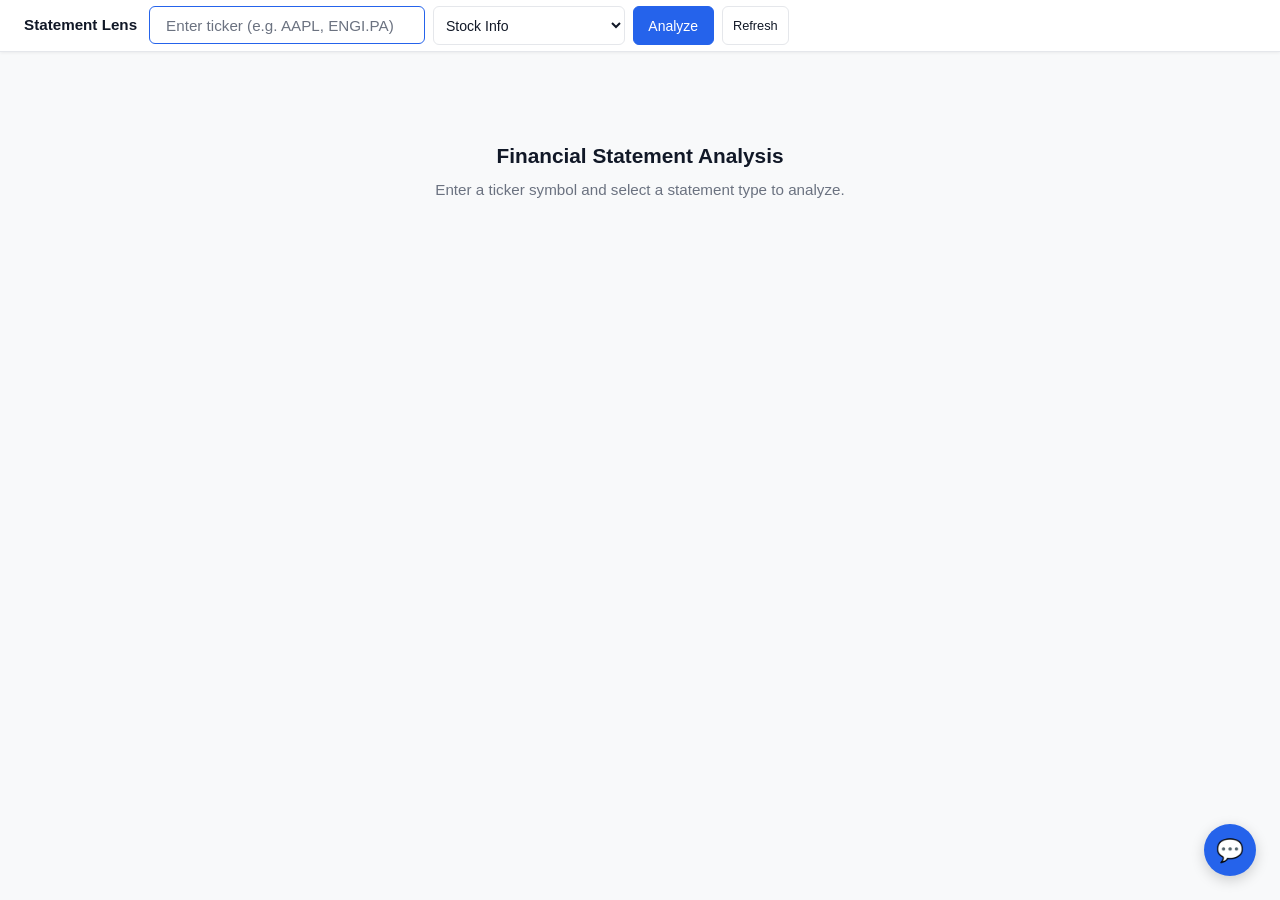
<file: services/fundascope/src/fundascope/server/templates/index.html>
<!DOCTYPE html>
<html lang="en">
<head>
<meta charset="UTF-8">
<meta name="viewport" content="width=device-width, initial-scale=1.0">
<title>Statement Lens</title>
<style>
  :root {
    --bg: #f8f9fa;
    --surface: #ffffff;
    --surface2: #f3f4f6;
    --border: #e5e7eb;
    --text: #111827;
    --text-dim: #6b7280;
    --accent: #2563eb;
    --accent-h: #1d4ed8;
    --green: #16a34a;
    --red: #dc2626;
    --yellow: #d97706;
    --orange: #ea580c;
    --gray: #9ca3af;
    --r: 8px;
    --sh: 0 1px 3px rgba(0,0,0,.06);
    --col-0: #2563eb;
    --col-1: #d97706;
    --col-2: #16a34a;
    --col-3: #ea580c;
    --col-4: #db2777;
  }

  * { margin: 0; padding: 0; box-sizing: border-box; }

  body {
    font-family: -apple-system, BlinkMacSystemFont, 'Segoe UI', Roboto, sans-serif;
    background: var(--bg);
    color: var(--text);
    line-height: 1.5;
  }

  .container { max-width: 1400px; margin: 0 auto; padding: 1.5rem; }

  /* Topnav */
  .topnav {
    height: 52px;
    background: var(--surface);
    border-bottom: 1px solid var(--border);
    display: flex;
    align-items: center;
    justify-content: space-between;
    padding: 0 1.5rem;
    position: sticky;
    top: 0;
    z-index: 100;
    box-shadow: var(--sh);
  }
  .topnav .brand {
    font-weight: 700;
    font-size: 0.95rem;
    color: var(--text);
    margin-right: 0.75rem;
    white-space: nowrap;
  }
  .search-form {
    display: flex;
    gap: 0.5rem;
    flex: 1;
    max-width: 640px;
  }
  .search-form input {
    flex: 1;
    padding: 0.6rem 1rem;
    border: 1px solid var(--border);
    border-radius: 6px;
    background: var(--surface);
    color: var(--text);
    font-size: 0.95rem;
    outline: none;
    transition: border-color 0.2s;
  }
  .search-form input:focus { border-color: var(--accent); }
  .search-form input::placeholder { color: var(--text-dim); }
  .search-form select {
    padding: 0.6rem 0.5rem;
    border: 1px solid var(--border);
    border-radius: 6px;
    background: var(--surface);
    color: var(--text);
    font-size: 0.88rem;
    outline: none;
    transition: border-color 0.2s;
    cursor: pointer;
  }
  .search-form select:focus { border-color: var(--accent); }
  .btn { display: inline-flex; align-items: center; gap: .3rem; padding: .45rem .9rem; border-radius: 6px; border: 1px solid transparent; cursor: pointer; font-size: .875rem; font-weight: 500; transition: background .15s, border-color .15s, color .15s; white-space: nowrap; }
  .btn:disabled { opacity: .5; cursor: not-allowed; }
  .btn-primary { background: var(--accent); color: #fff; border-color: var(--accent); }
  .btn-primary:hover:not(:disabled) { background: var(--accent-h); border-color: var(--accent-h); }
  .btn-outline { background: transparent; color: var(--text); border-color: var(--border); }
  .btn-outline:hover:not(:disabled) { border-color: #9ca3af; background: #f9fafb; }
  .btn-ghost { background: transparent; border-color: transparent; color: var(--text-dim); }
  .btn-ghost:hover:not(:disabled) { background: var(--surface2); color: var(--text); }
  .btn-sm { padding: .3rem .65rem; font-size: .8rem; }
  .btn-xs { padding: .15rem .4rem; font-size: .75rem; }

  /* Scorecard */
  .scorecard {
    display: grid;
    grid-template-columns: repeat(auto-fit, minmax(160px, 1fr));
    gap: 0.75rem;
    margin-bottom: 1rem;
  }
  .score-card {
    background: var(--surface);
    border-radius: 8px;
    padding: 1rem;
    border-left: 4px solid var(--border);
    text-align: center;
  }
  .score-card { position: relative; cursor: help; }
  .score-card .label { font-size: 0.75rem; color: var(--text-dim); text-transform: uppercase; letter-spacing: 0.5px; margin-bottom: 0.3rem; }
  .score-card .value { font-size: 1.4rem; font-weight: 700; }
  .score-card .sub { font-size: 0.8rem; color: var(--text-dim); margin-top: 0.2rem; }
  .score-card .card-tip {
    position: absolute;
    left: 50%;
    top: 100%;
    transform: translateX(-50%);
    margin-top: 6px;
    padding: 0.6rem 0.8rem;
    background: var(--surface2);
    color: var(--text);
    border: 1px solid var(--border);
    border-radius: 6px;
    font-size: 0.78rem;
    font-weight: 400;
    white-space: normal;
    width: 260px;
    line-height: 1.4;
    z-index: 100;
    pointer-events: none;
    opacity: 0;
    transition: opacity 0.15s;
    box-shadow: var(--sh);
    text-align: left;
  }
  .score-card:hover .card-tip { opacity: 1; }
  .grade-A { border-left-color: var(--green); }
  .grade-A .value { color: var(--green); }
  .grade-B { border-left-color: #2ecc71; }
  .grade-B .value { color: #2ecc71; }
  .grade-C { border-left-color: var(--yellow); }
  .grade-C .value { color: var(--yellow); }
  .grade-D { border-left-color: var(--orange); }
  .grade-D .value { color: var(--orange); }
  .grade-F { border-left-color: var(--red); }
  .grade-F .value { color: var(--red); }

  /* Margins bar */
  .margins-bar {
    display: flex;
    gap: 1.5rem;
    padding: 0.8rem 1.2rem;
    background: var(--surface);
    border-radius: 8px;
    border: 1px solid var(--border);
    box-shadow: var(--sh);
    margin-bottom: 1rem;
    flex-wrap: wrap;
    align-items: center;
  }
  .margins-bar .title {
    font-weight: 600;
    font-size: 0.85rem;
    color: var(--text-dim);
    text-transform: uppercase;
    letter-spacing: 0.5px;
  }
  .margin-item {
    display: flex;
    align-items: center;
    gap: 0.4rem;
    font-size: 0.9rem;
  }
  .margin-item .name { color: var(--text-dim); }
  .margin-item .val { font-weight: 600; }

  /* Dividend safety panel */
  .dividend-panel {
    padding: 0.8rem 1.2rem;
    background: var(--surface);
    border-radius: 8px;
    border: 1px solid var(--border);
    box-shadow: var(--sh);
    margin-bottom: 1rem;
    display: flex;
    gap: 1.5rem;
    flex-wrap: wrap;
    align-items: center;
  }
  .dividend-panel .title {
    font-weight: 600;
    font-size: 0.85rem;
    color: var(--text-dim);
    text-transform: uppercase;
    letter-spacing: 0.5px;
  }
  .div-item { display: flex; align-items: center; gap: 0.4rem; font-size: 0.9rem; }
  .div-item .name { color: var(--text-dim); }
  .div-item .val { font-weight: 600; }
  .safety-badge {
    display: inline-block;
    padding: 0.2rem 0.6rem;
    border-radius: 4px;
    font-weight: 700;
    font-size: 0.85rem;
  }
  .safety-5 { background: #d1fae5; color: var(--green); }
  .safety-4 { background: #bbf7d0; color: #15803d; }
  .safety-3 { background: #fef3c7; color: var(--yellow); }
  .safety-2 { background: #ffedd5; color: var(--orange); }
  .safety-1 { background: #fee2e2; color: var(--red); }
  .safety-none { background: var(--surface2); color: var(--gray); }

  /* Table */
  .table-wrapper {
    overflow-x: auto;
    border-radius: var(--r);
    border: 1px solid var(--border);
    box-shadow: var(--sh);
  }
  table {
    width: 100%;
    border-collapse: collapse;
    font-size: 0.88rem;
  }
  th, td {
    padding: 0.55rem 0.8rem;
    text-align: right;
    border-bottom: 1px solid var(--border);
    white-space: nowrap;
  }
  th {
    background: var(--surface2);
    color: var(--text-dim);
    font-weight: 600;
    font-size: 0.8rem;
    text-transform: uppercase;
    letter-spacing: 0.3px;
    position: sticky;
    top: 0;
  }
  td:first-child, th:first-child { text-align: left; position: sticky; left: 0; background: var(--surface); z-index: 1; }
  th:first-child { background: var(--surface2); z-index: 2; }
  tr:hover td { background: #f9fafb; }
  tr:hover td:first-child { background: #f9fafb; }
  tr.key-metric td { font-weight: 600; }
  tr.key-metric td:first-child { color: var(--accent); }

  .yoy-col { font-size: 0.8rem; min-width: 70px; }
  .trend-up { color: var(--green); }
  .trend-down { color: var(--red); }
  .trend-flat { color: var(--gray); }

  /* Tooltip */
  .metric-name { display: inline-flex; align-items: center; gap: 0.4rem; }
  .tooltip-icon {
    display: inline-flex;
    align-items: center;
    justify-content: center;
    width: 16px;
    height: 16px;
    border-radius: 50%;
    background: var(--surface2);
    color: var(--text-dim);
    font-size: 0.65rem;
    font-weight: 700;
    cursor: help;
    position: relative;
    flex-shrink: 0;
  }
  .tooltip-icon:hover { background: var(--accent); color: #fff; }
  a.tooltip-icon { text-decoration: none; color: inherit; }
  #tooltip-popup {
    position: fixed;
    z-index: 9999;
    max-width: 320px;
    padding: 0.5rem 0.75rem;
    background: var(--surface);
    color: var(--text);
    border: 1px solid var(--border);
    border-radius: 6px;
    font-size: 0.78rem;
    font-weight: 400;
    white-space: normal;
    line-height: 1.4;
    box-shadow: var(--sh);
    pointer-events: none;
    display: none;
  }

  /* States */
  .empty-state {
    text-align: center;
    padding: 4rem 2rem;
    color: var(--text-dim);
  }
  .empty-state h2 { font-size: 1.3rem; color: var(--text); margin-bottom: 0.5rem; }
  .empty-state p { font-size: 0.95rem; }
  .error-msg {
    background: #fef2f2;
    color: var(--red);
    border: 1px solid #fca5a5;
    padding: 0.8rem 1.2rem;
    border-radius: 8px;
    margin-bottom: 1rem;
  }
  .loading {
    text-align: center;
    padding: 3rem;
    color: var(--text-dim);
  }
  .spinner {
    display: inline-block;
    width: 24px;
    height: 24px;
    border: 3px solid var(--border);
    border-top-color: var(--accent);
    border-radius: 50%;
    animation: spin 0.8s linear infinite;
    margin-bottom: 0.5rem;
  }
  @keyframes spin { to { transform: rotate(360deg); } }

  .cache-note {
    font-size: 0.78rem;
    color: var(--text-dim);
    margin-left: auto;
  }

  /* Ticker autocomplete */
  .ticker-wrapper {
    position: relative;
    flex: 1;
  }
  .ticker-wrapper input {
    width: 100%;
  }
  .suggestions {
    position: absolute;
    top: 100%;
    left: 0;
    z-index: 100;
    min-width: 380px;
    width: max-content;
    background: var(--surface);
    border: 1px solid var(--border);
    border-top: none;
    border-radius: 0 0 6px 6px;
    box-shadow: 0 8px 20px rgba(0,0,0,.1);
    max-height: 360px;
    overflow-y: auto;
    display: none;
  }
  .suggestions.visible { display: block; }
  .suggestion-item {
    padding: .55rem .8rem;
    cursor: pointer;
    display: flex;
    flex-wrap: wrap;
    column-gap: .6rem;
    row-gap: .1rem;
    font-size: .85rem;
    color: var(--text);
  }
  .suggestion-item:nth-child(odd) { background: var(--surface); }
  .suggestion-item:nth-child(even) { background: var(--surface2); }
  .suggestion-item:hover, .suggestion-item.selected { background: var(--border); color: var(--text); }
  .suggestion-item .sym { font-weight: 700; min-width: 80px; color: var(--accent); }
  .suggestion-item .name { flex: 1; min-width: 0; white-space: nowrap; overflow: hidden; text-overflow: ellipsis; }
  .suggestion-item .meta-row {
    width: 100%;
    display: flex;
    gap: .8rem;
    font-size: .72rem;
    color: var(--text-dim);
    padding-left: 80px;
  }
  .suggestion-empty {
    padding: .6rem .8rem;
    font-size: .85rem;
    color: var(--text-dim);
  }
  .suggestion-spinner {
    display: flex;
    justify-content: center;
    padding: .6rem;
  }
  .suggestion-spinner .spinner {
    width: 18px;
    height: 18px;
    border-width: 2px;
    margin-bottom: 0;
  }

  /* Company profile bar */
  .profile-bar {
    display: flex;
    gap: 1.5rem;
    padding: 0.8rem 1.2rem;
    background: var(--surface);
    border-radius: 8px;
    border: 1px solid var(--border);
    box-shadow: var(--sh);
    margin-bottom: 0.75rem;
    flex-wrap: wrap;
    align-items: center;
  }
  .profile-bar .company-name {
    font-weight: 700;
    font-size: 1.1rem;
    color: var(--text);
  }
  .profile-bar .profile-tag {
    font-size: 0.85rem;
    color: var(--text-dim);
    padding: 0.15rem 0.5rem;
    background: var(--surface2);
    border-radius: 4px;
  }

  /* Business summary */
  .biz-summary {
    background: var(--surface);
    border-radius: 8px;
    border: 1px solid var(--border);
    box-shadow: var(--sh);
    margin-bottom: 0.75rem;
    overflow: hidden;
  }
  .biz-summary summary {
    padding: 0.6rem 1.2rem;
    cursor: pointer;
    font-size: 0.85rem;
    font-weight: 600;
    color: var(--text-dim);
    text-transform: uppercase;
    letter-spacing: 0.5px;
    list-style: none;
    display: flex;
    align-items: center;
    gap: 0.4rem;
  }
  .biz-summary summary::before {
    content: '\25B6';
    font-size: 0.6rem;
    transition: transform 0.2s;
  }
  .biz-summary[open] summary::before {
    transform: rotate(90deg);
  }
  .biz-summary .summary-text {
    padding: 0 1.2rem 0.8rem;
    font-size: 0.88rem;
    color: var(--text-dim);
    line-height: 1.6;
  }

  /* Section divider label */
  .section-label {
    font-size: 0.85rem;
    font-weight: 600;
    color: var(--text-dim);
    text-transform: uppercase;
    letter-spacing: 0.5px;
    margin: 1.25rem 0 0.5rem;
    padding-bottom: 0.3rem;
    border-bottom: 1px solid var(--border);
  }

  /* Chat FAB */
  .chat-fab {
    position: fixed;
    bottom: 1.5rem;
    right: 1.5rem;
    width: 52px;
    height: 52px;
    border-radius: 50%;
    background: var(--accent);
    color: #fff;
    border: none;
    font-size: 1.4rem;
    cursor: pointer;
    box-shadow: 0 4px 14px rgba(0,0,0,.18);
    z-index: 1000;
    display: flex;
    align-items: center;
    justify-content: center;
    transition: transform 0.2s, opacity 0.2s;
  }
  .chat-fab:hover { transform: scale(1.08); }

  /* Chat modal */
  .chat-backdrop {
    position: fixed;
    inset: 0;
    background: rgba(0,0,0,0.45);
    z-index: 1001;
    display: none;
  }
  .chat-backdrop.visible { display: block; }

  .chat-modal {
    position: fixed;
    bottom: 1.5rem;
    right: 1.5rem;
    width: 420px;
    height: 520px;
    background: var(--bg);
    border: 1px solid var(--border);
    border-radius: 12px;
    z-index: 1002;
    display: none;
    flex-direction: column;
    box-shadow: 0 20px 48px rgba(0,0,0,.22);
    overflow: hidden;
  }
  .chat-modal.visible { display: flex; }

  .chat-header {
    display: flex;
    align-items: center;
    justify-content: space-between;
    padding: 0.75rem 1rem;
    background: var(--surface);
    border-bottom: 1px solid var(--border);
    flex-shrink: 0;
  }
  .chat-header .chat-title {
    font-weight: 600;
    font-size: 0.95rem;
  }
  .chat-header .chat-close {
    background: none;
    border: none;
    color: var(--text-dim);
    font-size: 1.2rem;
    cursor: pointer;
    padding: 0.2rem;
    line-height: 1;
  }
  .chat-header .chat-close:hover { color: var(--text); }

  .chat-messages {
    flex: 1;
    overflow-y: auto;
    padding: 0.75rem 1rem;
    display: flex;
    flex-direction: column;
    gap: 0.6rem;
  }

  .chat-bubble {
    max-width: 85%;
    padding: 0.55rem 0.8rem;
    border-radius: 10px;
    font-size: 0.88rem;
    line-height: 1.5;
    white-space: pre-wrap;
    word-wrap: break-word;
  }
  .chat-bubble.user {
    align-self: flex-end;
    background: var(--accent);
    color: #fff;
    border-bottom-right-radius: 3px;
  }
  .chat-bubble.assistant {
    align-self: flex-start;
    background: var(--surface2);
    color: var(--text);
    border-bottom-left-radius: 3px;
  }

  .chat-input-row {
    display: flex;
    gap: 0.5rem;
    padding: 0.6rem 0.75rem;
    border-top: 1px solid var(--border);
    background: var(--surface);
    flex-shrink: 0;
    align-items: flex-end;
  }
  .chat-input-row textarea {
    flex: 1;
    padding: 0.5rem 0.7rem;
    border: 1px solid var(--border);
    border-radius: 6px;
    background: var(--bg);
    color: var(--text);
    font-size: 0.88rem;
    font-family: inherit;
    resize: none;
    outline: none;
    min-height: 38px;
    max-height: 100px;
    line-height: 1.4;
    overflow-y: auto;
  }
  .chat-input-row textarea:focus { border-color: var(--accent); }
  .chat-input-row textarea::placeholder { color: var(--text-dim); }
  .chat-send {
    padding: 0.5rem 0.9rem;
    border: none;
    border-radius: 6px;
    background: var(--accent);
    color: #fff;
    font-size: 0.88rem;
    font-weight: 600;
    cursor: pointer;
    white-space: nowrap;
    height: 38px;
  }
  .chat-send:hover { opacity: 0.85; }
  .chat-send:disabled { opacity: 0.5; cursor: not-allowed; }

  .chat-empty {
    flex: 1;
    display: flex;
    align-items: center;
    justify-content: center;
    color: var(--text-dim);
    font-size: 0.88rem;
    text-align: center;
    padding: 2rem;
  }

  /* View bar */
  .view-bar {
    display: flex;
    align-items: center;
    gap: 0.75rem;
    margin-bottom: 1rem;
    flex-wrap: wrap;
  }
  .view-bar select {
    padding: 0.5rem 0.7rem;
    border: 1px solid var(--border);
    border-radius: 6px;
    background: var(--surface);
    color: var(--text);
    font-size: 0.88rem;
    outline: none;
    cursor: pointer;
    min-width: 160px;
  }
  .view-bar select:focus { border-color: var(--accent); }
  .view-bar label {
    font-size: 0.82rem;
    color: var(--text-dim);
    font-weight: 600;
    text-transform: uppercase;
    letter-spacing: 0.3px;
  }

  /* Compare popover */
  .compare-backdrop {
    position: fixed;
    inset: 0;
    background: rgba(0,0,0,0.3);
    z-index: 1001;
    display: none;
  }
  .compare-backdrop.visible { display: block; }

  .compare-popover {
    position: absolute;
    z-index: 1002;
    background: var(--bg);
    border: 1px solid var(--border);
    border-radius: 8px;
    padding: 0.75rem;
    box-shadow: 0 8px 24px rgba(0,0,0,.15);
    display: none;
    gap: 0.5rem;
    width: 320px;
  }
  .compare-popover.visible { display: flex; flex-direction: column; }
  .compare-popover .ticker-wrapper { flex: 1; }
  .compare-popover .ticker-wrapper input { width: 100%; }
  .compare-popover-title {
    font-size: 0.82rem;
    font-weight: 600;
    color: var(--text-dim);
    text-transform: uppercase;
    letter-spacing: 0.3px;
  }

  /* Comparison layout */
  .compare-wrapper {
    display: grid;
    grid-template-columns: repeat(var(--compare-cols, 2), 1fr);
    gap: 1.25rem;
  }
  .compare-panel { min-width: 0; }

  .compare-table th.col-0 { color: var(--col-0); }
  .compare-table th.col-1 { color: var(--col-1); }
  .compare-table th.col-2 { color: var(--col-2); }
  .compare-table th.col-3 { color: var(--col-3); }
  .compare-table th.col-4 { color: var(--col-4); }

  body.compare-active .container { max-width: 1800px; }

  /* View modal */
  .view-backdrop {
    position: fixed;
    inset: 0;
    background: rgba(0,0,0,0.45);
    z-index: 1001;
    display: none;
  }
  .view-backdrop.visible { display: block; }

  .view-modal {
    position: fixed;
    top: 50%;
    left: 50%;
    transform: translate(-50%, -50%);
    width: 480px;
    max-height: 80vh;
    background: var(--bg);
    border: 1px solid var(--border);
    border-radius: 12px;
    z-index: 1002;
    display: none;
    flex-direction: column;
    box-shadow: 0 20px 48px rgba(0,0,0,.22);
    overflow: hidden;
  }
  .view-modal.visible { display: flex; }

  .view-modal-header {
    display: flex;
    align-items: center;
    justify-content: space-between;
    padding: 0.75rem 1rem;
    background: var(--surface);
    border-bottom: 1px solid var(--border);
    flex-shrink: 0;
  }
  .view-modal-header .modal-title {
    font-weight: 600;
    font-size: 0.95rem;
  }
  .view-modal-header .modal-close {
    background: none;
    border: none;
    color: var(--text-dim);
    font-size: 1.2rem;
    cursor: pointer;
    padding: 0.2rem;
    line-height: 1;
  }
  .view-modal-header .modal-close:hover { color: var(--text); }

  .view-modal-body {
    padding: 1rem;
    overflow-y: auto;
    flex: 1;
    display: flex;
    flex-direction: column;
    gap: 0.75rem;
  }
  .view-modal-body input[type="text"] {
    width: 100%;
    padding: 0.5rem 0.7rem;
    border: 1px solid var(--border);
    border-radius: 6px;
    background: var(--surface);
    color: var(--text);
    font-size: 0.9rem;
    outline: none;
  }
  .view-modal-body input[type="text"]:focus { border-color: var(--accent); }
  .view-modal-body input[type="text"]::placeholder { color: var(--text-dim); }

  .field-actions {
    display: flex;
    gap: 0.5rem;
  }

  .field-checklist {
    max-height: 400px;
    overflow-y: auto;
    border: 1px solid var(--border);
    border-radius: 6px;
    background: var(--surface);
  }
  .view-section-group {
    font-size: 0.78rem;
    font-weight: 600;
    color: var(--text-dim);
    text-transform: uppercase;
    letter-spacing: 0.3px;
    padding: 0.5rem 0.8rem 0.25rem;
    background: var(--surface2);
    border-bottom: 1px solid var(--border);
    position: sticky;
    top: 0;
    z-index: 1;
  }
  .field-checklist label {
    display: flex;
    align-items: center;
    gap: 0.5rem;
    padding: 0.35rem 0.8rem;
    font-size: 0.85rem;
    cursor: pointer;
  }
  .field-checklist label:hover { background: var(--surface2); }
  .field-checklist input[type="checkbox"] {
    accent-color: var(--accent);
  }

  .view-modal-footer {
    padding: 0.75rem 1rem;
    border-top: 1px solid var(--border);
    background: var(--surface);
    display: flex;
    justify-content: flex-end;
    gap: 0.5rem;
    flex-shrink: 0;
  }
</style>
</head>
<body>
<!-- Topnav -->
<nav class="topnav">
  <span class="brand">Statement Lens</span>
  <div class="search-form" id="searchForm">
    <div class="ticker-wrapper">
      <input type="text" id="tickerInput" placeholder="Enter ticker (e.g. AAPL, ENGI.PA)" autofocus autocomplete="off">
      <div id="suggestions" class="suggestions"></div>
    </div>
    <select id="stmtType">
      <option value="stock_info">Stock Info</option>
      <option value="income_stmt">Income Statement</option>
      <option value="quarterly_income_stmt">Quarterly Income</option>
      <option value="balance_sheet">Balance Sheet</option>
      <option value="quarterly_balance_sheet">Quarterly Balance Sheet</option>
      <option value="cashflow">Cash Flow</option>
      <option value="quarterly_cashflow">Quarterly Cash Flow</option>
    </select>
    <button class="btn btn-primary" id="analyzeBtn" onclick="analyze()">Analyze</button>
    <button class="btn btn-outline btn-sm" id="refreshBtn" onclick="analyze(true)" title="Force refresh from yfinance">Refresh</button>
    <button class="btn btn-outline btn-sm" id="compareBtn" style="display:none" onclick="openComparePopover()">Compare</button>
  </div>
  <span class="cache-note" id="cacheNote"></span>
</nav>
<div class="container">

  <!-- View bar -->
  <div class="view-bar" id="viewBar" style="display:none">
    <label for="viewSelect">View:</label>
    <select id="viewSelect" onchange="onViewChange()">
      <option value="__full__">Full View</option>
    </select>
    <button class="btn btn-outline btn-sm" id="createViewBtn" onclick="openCreateViewModal()">+ Create View</button>
    <button class="btn btn-ghost btn-sm" id="deleteViewBtn" onclick="deleteCurrentView()" style="display:none">Delete</button>
    <button class="btn btn-outline btn-sm" id="exitCompareBtn" style="display:none" onclick="exitCompare()">Exit Comparison</button>
  </div>

  <!-- Content area -->
  <div id="content">
    <div class="empty-state">
      <h2>Financial Statement Analysis</h2>
      <p>Enter a ticker symbol and select a statement type to analyze.</p>
    </div>
  </div>
</div>

<!-- Chat assistant -->
<button class="chat-fab" onclick="openChat()" title="Ask a question">&#128172;</button>
<div class="chat-backdrop" id="chatBackdrop" onclick="closeChat()"></div>
<div class="chat-modal" id="chatModal">
  <div class="chat-header">
    <span class="chat-title">Financial Assistant</span>
    <button class="chat-close" onclick="closeChat()">&times;</button>
  </div>
  <div class="chat-messages" id="chatMessages">
    <div class="chat-empty">Ask anything about financial terms, metrics, or the data you're viewing.</div>
  </div>
  <div class="chat-input-row">
    <textarea id="chatInput" placeholder="Ask a question..." rows="1"></textarea>
    <button class="chat-send" id="chatSendBtn" onclick="sendChat()">Send</button>
  </div>
</div>

<!-- View modal -->
<div class="view-backdrop" id="viewBackdrop" onclick="closeCreateViewModal()"></div>
<div class="view-modal" id="viewModal">
  <div class="view-modal-header">
    <span class="modal-title">Create Custom View</span>
    <button class="modal-close" onclick="closeCreateViewModal()">&times;</button>
  </div>
  <div class="view-modal-body">
    <input type="text" id="viewNameInput" placeholder="View name (e.g. Quick Valuation)">
    <div class="field-actions">
      <button class="btn btn-outline btn-sm" onclick="toggleAllFields(true)">Select All</button>
      <button class="btn btn-ghost btn-sm" onclick="toggleAllFields(false)">Deselect All</button>
    </div>
    <div class="field-checklist" id="fieldChecklist"></div>
  </div>
  <div class="view-modal-footer">
    <button class="btn btn-ghost btn-sm" onclick="closeCreateViewModal()">Cancel</button>
    <button class="btn btn-primary" onclick="saveNewView()">Save</button>
  </div>
</div>

<!-- Compare popover -->
<div class="compare-backdrop" id="compareBackdrop" onclick="closeComparePopover()"></div>
<div class="compare-popover" id="comparePopover">
  <div class="compare-popover-title">Compare with (up to 4)</div>
  <div class="ticker-wrapper">
    <input type="text" id="compareTicker1" placeholder="Ticker 1 (required)" autocomplete="off">
    <div id="compareSugg1" class="suggestions"></div>
  </div>
  <div class="ticker-wrapper">
    <input type="text" id="compareTicker2" placeholder="Ticker 2 (optional)" autocomplete="off">
    <div id="compareSugg2" class="suggestions"></div>
  </div>
  <div class="ticker-wrapper">
    <input type="text" id="compareTicker3" placeholder="Ticker 3 (optional)" autocomplete="off">
    <div id="compareSugg3" class="suggestions"></div>
  </div>
  <div class="ticker-wrapper">
    <input type="text" id="compareTicker4" placeholder="Ticker 4 (optional)" autocomplete="off">
    <div id="compareSugg4" class="suggestions"></div>
  </div>
  <button class="btn btn-primary" onclick="startCompare()">Compare</button>
</div>

<div id="tooltip-popup"></div>
<script>
const tickerInput = document.getElementById('tickerInput');
const stmtType = document.getElementById('stmtType');
const analyzeBtn = document.getElementById('analyzeBtn');
const refreshBtn = document.getElementById('refreshBtn');
const content = document.getElementById('content');
const cacheNote = document.getElementById('cacheNote');
const suggestionsDiv = document.getElementById('suggestions');

const viewBar = document.getElementById('viewBar');
const viewSelect = document.getElementById('viewSelect');
const deleteViewBtn = document.getElementById('deleteViewBtn');
const viewModal = document.getElementById('viewModal');
const viewBackdrop = document.getElementById('viewBackdrop');
const viewNameInput = document.getElementById('viewNameInput');
const fieldChecklist = document.getElementById('fieldChecklist');

let lastFetchedData = null;
let currentStmtType = '';

// Comparison state
let compareMode = false;
// Array of { ticker, data } for comparison stocks (1–4 entries in compare mode)
let comparisonStocks = [];

function attachAutocomplete(inputEl, suggestionsEl, onSelect) {
  let timer = null;
  let abort = null;
  let selIdx = -1;
  let items = [];

  function hide() {
    suggestionsEl.classList.remove('visible');
    suggestionsEl.innerHTML = '';
    selIdx = -1;
    items = [];
  }

  function show(results) {
    suggestionsEl.innerHTML = '';
    selIdx = -1;

    if (!results.length) {
      suggestionsEl.innerHTML = '<div class="suggestion-empty">No results</div>';
      suggestionsEl.classList.add('visible');
      items = [];
      return;
    }

    results.forEach((r) => {
      const div = document.createElement('div');
      div.className = 'suggestion-item';
      div.innerHTML =
        '<span class="sym">' + escapeHtml(r.symbol) + '</span>' +
        '<span class="name">' + escapeHtml(r.shortName || '') + '</span>' +
        '<div class="meta-row"><span>' + escapeHtml(r.exchange) + '</span><span>' + escapeHtml(r.quoteType) + '</span></div>';
      div.addEventListener('mousedown', (e) => {
        e.preventDefault();
        inputEl.value = r.symbol;
        hide();
        onSelect(r.symbol);
      });
      suggestionsEl.appendChild(div);
    });

    items = suggestionsEl.querySelectorAll('.suggestion-item');
    suggestionsEl.classList.add('visible');
  }

  async function doLookup(query) {
    if (abort) abort.abort();
    abort = new AbortController();

    suggestionsEl.innerHTML = '<div class="suggestion-spinner"><div class="spinner"></div></div>';
    suggestionsEl.classList.add('visible');

    try {
      const resp = await fetch('/api/lookup', {
        method: 'POST',
        headers: {'Content-Type': 'application/json'},
        body: JSON.stringify({query, count: 8}),
        signal: abort.signal,
      });
      const data = await resp.json();
      show(data.results);
    } catch (err) {
      if (err.name !== 'AbortError') hide();
    }
  }

  inputEl.addEventListener('input', () => {
    clearTimeout(timer);
    const q = inputEl.value.trim();
    if (q.length < 1) { hide(); return; }
    timer = setTimeout(() => doLookup(q), 300);
  });

  inputEl.addEventListener('keydown', (e) => {
    if (suggestionsEl.classList.contains('visible') && items.length) {
      if (e.key === 'ArrowDown') {
        e.preventDefault();
        selIdx = Math.min(selIdx + 1, items.length - 1);
        items.forEach((el, i) => el.classList.toggle('selected', i === selIdx));
      } else if (e.key === 'ArrowUp') {
        e.preventDefault();
        selIdx = Math.max(selIdx - 1, 0);
        items.forEach((el, i) => el.classList.toggle('selected', i === selIdx));
      } else if (e.key === 'Enter') {
        e.preventDefault();
        if (selIdx >= 0) {
          inputEl.value = items[selIdx].querySelector('.sym').textContent;
        }
        hide();
        onSelect(inputEl.value.trim());
        return;
      } else if (e.key === 'Escape') {
        hide();
        return;
      }
    } else if (e.key === 'Enter') {
      onSelect(inputEl.value.trim());
    }
  });

  inputEl.addEventListener('blur', () => {
    setTimeout(hide, 150);
  });

  return { hide };
}

// Wire primary ticker autocomplete
attachAutocomplete(tickerInput, suggestionsDiv, () => analyze());

// Compare elements
const compareBtn = document.getElementById('compareBtn');
const exitCompareBtn = document.getElementById('exitCompareBtn');
const comparePopover = document.getElementById('comparePopover');
const compareBackdrop = document.getElementById('compareBackdrop');
const compareInputs   = [1,2,3,4].map(n => document.getElementById('compareTicker' + n));
const compareSuggsEls = [1,2,3,4].map(n => document.getElementById('compareSugg' + n));

// Wire compare ticker autocomplete
compareInputs.forEach((inp, i) => {
  attachAutocomplete(inp, compareSuggsEls[i], () => {});  // no-op: user presses button
});

function openComparePopover() {
  const rect = compareBtn.getBoundingClientRect();
  comparePopover.style.top = (rect.bottom + window.scrollY + 6) + 'px';
  comparePopover.style.left = (rect.left + window.scrollX) + 'px';
  comparePopover.classList.add('visible');
  compareBackdrop.classList.add('visible');
  compareInputs.forEach(inp => inp.value = '');
  compareInputs[0].focus();
}

function closeComparePopover() {
  comparePopover.classList.remove('visible');
  compareBackdrop.classList.remove('visible');
}

async function startCompare() {
  const compTickers = compareInputs
    .map(inp => inp.value.trim().toUpperCase())
    .filter(t => t.length > 0);
  if (compTickers.length === 0) return;

  const ta = tickerInput.value.trim().toUpperCase();
  if (!ta) return;

  closeComparePopover();
  compareMode = true;
  comparisonStocks = [];

  const allTickers = [ta, ...compTickers];
  content.innerHTML = '<div class="loading"><div class="spinner"></div><p>Comparing ' + allTickers.map(t => escapeHtml(t)).join(' vs ') + '...</p></div>';

  try {
    const responses = await Promise.all(
      allTickers.map(t => fetch('/api/stock-info', {
        method: 'POST',
        headers: {'Content-Type': 'application/json'},
        body: JSON.stringify({ ticker: t, force_refresh: false }),
      }))
    );
    const dataSets = await Promise.all(responses.map(r => r.json()));

    for (let i = 0; i < dataSets.length; i++) {
      if (dataSets[i].error) {
        content.innerHTML = '<div class="error-msg">' + escapeHtml(allTickers[i] + ': ' + dataSets[i].error) + '</div>';
        compareMode = false;
        return;
      }
    }

    lastFetchedData  = dataSets[0];
    comparisonStocks = compTickers.map((t, i) => ({ ticker: t, data: dataSets[i + 1] }));
    currentStmtType  = 'stock_info';

    document.body.style.setProperty('--compare-cols', allTickers.length);
    document.body.classList.add('compare-active');
    exitCompareBtn.style.display = 'inline-block';
    compareBtn.style.display     = 'none';

    populateViewDropdown();
    viewBar.style.display = 'flex';

    renderComparison(lastFetchedData, ta, comparisonStocks, getActiveFilterFields());
  } catch (err) {
    content.innerHTML = '<div class="error-msg">Network error: ' + escapeHtml(err.message) + '</div>';
    compareMode = false;
  }
}

function renderProfileBar(profile, ticker) {
  let html = '<div class="profile-bar">';
  html += '<span class="company-name">' + escapeHtml(profile.shortName || ticker) + '</span>';
  if (profile.sector !== '---') html += '<span class="profile-tag">' + escapeHtml(profile.sector) + '</span>';
  if (profile.industry !== '---') html += '<span class="profile-tag">' + escapeHtml(profile.industry) + '</span>';
  if (profile.country !== '---') html += '<span class="profile-tag">' + escapeHtml(profile.country) + '</span>';
  if (profile.fullTimeEmployees !== '---') html += '<span class="profile-tag">' + escapeHtml(profile.fullTimeEmployees) + ' employees</span>';
  html += '</div>';
  return html;
}

function renderBizSummary(text) {
  if (!text) return '';
  let html = '<details class="biz-summary">';
  html += '<summary>Business Summary</summary>';
  html += '<div class="summary-text">' + escapeHtml(text) + '</div>';
  html += '</details>';
  return html;
}

function renderScorecardSingle(scorecard) {
  let html = '<div class="scorecard">';
  for (const card of scorecard) {
    const tip = SCORECARD_TIPS[card.label] || '';
    html += '<div class="score-card grade-' + card.grade + '">';
    html += '<div class="label">' + escapeHtml(card.label) + '</div>';
    html += '<div class="value">' + card.grade + '</div>';
    if (tip) html += '<div class="card-tip">' + escapeHtml(tip) + '</div>';
    html += '</div>';
  }
  html += '</div>';
  return html;
}

function renderComparison(primaryData, primaryTicker, comparisonStocks, filterFields) {
  const allData    = [primaryData, ...comparisonStocks.map(s => s.data)];
  const allTickers = [primaryTicker, ...comparisonStocks.map(s => s.ticker)];
  let html = '';

  // Profile bars
  html += '<div class="compare-wrapper">';
  for (let i = 0; i < allData.length; i++) {
    html += '<div class="compare-panel">' + renderProfileBar(allData[i].profile, allTickers[i]) + '</div>';
  }
  html += '</div>';

  // Build per-stock section maps
  const sectionMaps = allData.map(d => {
    const m = {};
    for (const s of d.sections) m[s.title] = s;
    return m;
  });

  // Union of section titles, primary order first
  const sectionTitles = [];
  for (const s of primaryData.sections) sectionTitles.push(s.title);
  for (const cs of comparisonStocks) {
    for (const s of cs.data.sections) {
      if (!sectionTitles.includes(s.title)) sectionTitles.push(s.title);
    }
  }

  const gradeMap = {'A':5,'B':4,'C':3,'D':2,'F':1};

  for (const title of sectionTitles) {
    const sections = sectionMaps.map(m => m[title] || { rows: [], grade: null });

    // Union of row labels across all stocks
    const labels = [];
    for (const sec of sections) {
      for (const r of sec.rows) {
        if (!labels.includes(r.label)) labels.push(r.label);
      }
    }

    // Apply filter
    const filteredLabels = filterFields
      ? labels.filter(l => filterFields.includes(l))
      : labels;

    if (filterFields && filteredLabels.length === 0) continue;

    html += '<div class="section-label">' + escapeHtml(title) + '</div>';
    html += '<div class="table-wrapper"><table class="compare-table"><thead><tr>';
    html += '<th>Metric</th>';
    for (let i = 0; i < allTickers.length; i++) {
      const grade = sections[i].grade;
      const gradeBadge = grade
        ? ' <span class="safety-badge safety-' + (gradeMap[grade] || 'none') + '">' + grade + '</span>'
        : '';
      html += '<th class="col-' + i + '">' + escapeHtml(allTickers[i]) + gradeBadge + '</th>';
    }
    html += '</tr></thead><tbody>';

    for (const label of filteredLabels) {
      const rowMaps = sections.map(sec => {
        const m = {};
        for (const r of sec.rows) m[r.label] = r;
        return m;
      });
      const rows   = rowMaps.map(m => m[label]);
      const tooltip = rows.reduce((t, r) => t || (r && r.tooltip) || '', '');

      html += '<tr>';
      html += '<td><span class="metric-name">' + escapeHtml(label);
      if (tooltip) {
        html += ' <a href="/glossary#' + glossarySlug(label) + '" target="_blank" class="tooltip-icon" data-tooltip="' + escapeAttr(tooltip) + '">?</a>';
      }
      html += '</span></td>';
      for (const row of rows) {
        html += '<td>' + escapeHtml(row ? row.formatted : '---') + '</td>';
      }
      html += '</tr>';
    }

    html += '</tbody></table></div>';
  }

  content.innerHTML = html;
}

function exitCompare() {
  compareMode      = false;
  comparisonStocks = [];
  document.body.classList.remove('compare-active');
  document.body.style.removeProperty('--compare-cols');
  exitCompareBtn.style.display = 'none';
  compareBtn.style.display     = 'inline-block';
  if (lastFetchedData) renderStockInfo(lastFetchedData, getActiveFilterFields());
}

async function analyze(forceRefresh = false) {
  const ticker = tickerInput.value.trim();
  if (!ticker) return;

  const isStockInfo = stmtType.value === 'stock_info';

  analyzeBtn.disabled = true;
  refreshBtn.disabled = true;
  content.innerHTML = '<div class="loading"><div class="spinner"></div><p>Fetching data for ' + escapeHtml(ticker.toUpperCase()) + '...</p></div>';
  cacheNote.textContent = '';

  try {
    const url = isStockInfo ? '/api/stock-info' : '/api/analyze';
    const body = isStockInfo
      ? {ticker, force_refresh: forceRefresh}
      : {ticker, force_refresh: forceRefresh, statement_type: stmtType.value};

    const resp = await fetch(url, {
      method: 'POST',
      headers: {'Content-Type': 'application/json'},
      body: JSON.stringify(body)
    });
    const data = await resp.json();

    if (data.error) {
      content.innerHTML = '<div class="error-msg">' + escapeHtml(data.error) + '</div>';
      return;
    }

    lastFetchedData = data;
    currentStmtType = stmtType.value;

    // Exit comparison mode on re-analyze
    if (compareMode) {
      compareMode = false;
      comparisonStocks = [];
      document.body.classList.remove('compare-active');
      document.body.style.removeProperty('--compare-cols');
      exitCompareBtn.style.display = 'none';
    }

    // Show Compare button only for stock_info
    compareBtn.style.display = isStockInfo ? 'inline-block' : 'none';

    populateViewDropdown();
    viewBar.style.display = 'flex';

    const filterFields = getActiveFilterFields();
    if (isStockInfo) {
      renderStockInfo(data, filterFields);
    } else {
      renderAnalysis(data, filterFields);
    }
  } catch (err) {
    content.innerHTML = '<div class="error-msg">Network error: ' + escapeHtml(err.message) + '</div>';
  } finally {
    analyzeBtn.disabled = false;
    refreshBtn.disabled = false;
  }
}

function renderAnalysis(data, filterFields) {
  let html = '';

  // Income-statement-specific panels (always shown regardless of filter)
  if (data.scorecard) {
    html += renderScorecard(data.scorecard);
  }
  if (data.margins) {
    html += renderMargins(data.margins, data.years);
  }
  if (data.dividend_safety) {
    html += renderDividendSafety(data.dividend_safety);
  }

  // Table with optional filtering
  const rows = filterFields
    ? data.rows.filter(r => filterFields.includes(r.label))
    : data.rows;
  html += renderTable(rows, data.years);

  content.innerHTML = html;
}

// --- Stock Info rendering ---

const SCORECARD_TIPS = {
  'Overall': 'Composite grade across Valuation, Profitability, Financial Health, and Growth.',
  'Valuation': 'Based on P/E, PEG ratio, and Price/Book. Lower multiples generally suggest better value.',
  'Profitability': 'Based on Return on Equity and Operating Margin. Higher values indicate better profit generation.',
  'Financial Health': 'Based on Current Ratio and Debt/Equity. Strong liquidity and low leverage score higher.',
  'Growth': 'Based on Revenue and Earnings growth rates. Faster growth earns higher grades.',
  'Dividends': 'Based on Dividend Yield and Payout Ratio. Higher yield with sustainable payout scores better.',
};

function renderStockInfo(data, filterFields) {
  let html = '';

  // Company profile bar (always shown)
  html += renderProfileBar(data.profile, tickerInput.value.trim().toUpperCase());

  // Business summary (collapsible, always shown)
  html += renderBizSummary(data.profile.longBusinessSummary);

  // Graded scorecard cards (always shown)
  html += renderScorecardSingle(data.scorecard);

  // Sections as tables (filtered when a custom view is active)
  for (const section of data.sections) {
    const rows = filterFields
      ? section.rows.filter(r => filterFields.includes(r.label))
      : section.rows;

    if (filterFields && rows.length === 0) continue;

    const gradeTag = section.grade
      ? ' <span class="safety-badge safety-' + ({'A':5,'B':4,'C':3,'D':2,'F':1}[section.grade] || 'none') + '">' + section.grade + '</span>'
      : '';
    html += '<div class="section-label">' + escapeHtml(section.title) + gradeTag + '</div>';

    html += '<div class="table-wrapper"><table><thead><tr>';
    html += '<th>Metric</th><th>Value</th>';
    html += '</tr></thead><tbody>';

    for (const row of rows) {
      html += '<tr>';
      html += '<td><span class="metric-name">' + escapeHtml(row.label);
      if (row.tooltip) {
        html += ' <a href="/glossary#' + glossarySlug(row.label) + '" target="_blank" class="tooltip-icon" data-tooltip="' + escapeAttr(row.tooltip) + '">?</a>';
      }
      html += '</span></td>';
      html += '<td>' + escapeHtml(row.formatted) + '</td>';
      html += '</tr>';
    }

    html += '</tbody></table></div>';
  }

  content.innerHTML = html;
}

function renderScorecard(sc) {
  const cards = [
    {label: 'Overall Grade', value: sc.overall_grade, grade: sc.overall_grade,
     tip: 'Weighted average of all other card grades. A = all strong, F = major concerns across the board.'},
    {label: 'Revenue Growth', value: sc.revenue_growth, grade: sc.revenue_growth_grade,
     tip: 'Compound annual growth rate (CAGR) of Total Revenue across all available years. A: >10%, B: >5%, C: >0%, D: >-5%, F: worse.'},
    {label: 'Profit Trend', value: sc.profit_trend, grade: sc.profit_trend_grade,
     tip: 'Direction of Net Income over time. Improving: rising in 66%+ of years, Mixed: 33-66%, Declining: below 33%.'},
    {label: 'Margin Health', value: sc.margin_health, grade: sc.margin_health_grade,
     tip: 'Average Operating Margin across all years. Strong: >15%, Moderate: >8%, Weak: >0%, Negative: below 0%.'},
    {label: 'Earnings Quality', value: sc.earnings_quality, grade: sc.earnings_quality_grade,
     tip: 'Based on Net Income consistency. High: always positive and stable (low variance). Moderate: always positive. Low: has negative years.'},
    {label: 'Dividend Safety', value: sc.dividend_safety, grade: sc.dividend_safety_grade,
     tip: 'Weighted score (1-5): Payout ratio (30%), Net Income trend (25%), Earnings stability (20%), Operating margin (15%), Revenue growth (10%).'},
  ];

  let html = '<div class="scorecard">';
  for (const c of cards) {
    html += `<div class="score-card grade-${c.grade}">
      <div class="label">${c.label}</div>
      <div class="value">${escapeHtml(c.value)}</div>
      <div class="sub">Grade: ${c.grade}</div>
      <div class="card-tip">${escapeHtml(c.tip)}</div>
    </div>`;
  }
  html += '</div>';
  return html;
}

function renderMargins(margins, years) {
  // Show most recent year
  const latestYear = years[0];
  const m = margins[latestYear];
  if (!m) return '';

  const items = [
    {name: 'Gross', val: m.gross_formatted},
    {name: 'Operating', val: m.operating_formatted},
    {name: 'Net', val: m.net_formatted},
    {name: 'EBITDA', val: m.ebitda_formatted},
  ];

  let html = '<div class="margins-bar"><span class="title">Margins (' + escapeHtml(latestYear) + ')</span>';
  for (const it of items) {
    html += `<div class="margin-item"><span class="name">${it.name}</span> <span class="val">${escapeHtml(it.val || '---')}</span></div>`;
  }
  html += '</div>';
  return html;
}

function renderDividendSafety(ds) {
  if (!ds.pays_dividend) {
    return '<div class="dividend-panel"><span class="title">Dividend Safety</span><span class="safety-badge safety-none">No Dividend</span></div>';
  }

  const safetyClass = 'safety-' + (ds.safety_score || 'none');
  let html = '<div class="dividend-panel">';
  html += '<span class="title">Dividend Safety</span>';
  html += `<div class="div-item"><span class="name">Payout</span> <span class="val">${escapeHtml(ds.payout_ratio_formatted)}</span></div>`;
  html += `<div class="div-item"><span class="name">Score</span> <span class="val">${ds.safety_score}/5</span></div>`;
  html += `<span class="safety-badge ${safetyClass}">${escapeHtml(ds.label)}</span>`;
  html += '</div>';
  return html;
}

function renderTable(rows, years) {
  // Build header: Metric | Year1 | YoY | Year2 | YoY | ... | YearN
  let html = '<div class="table-wrapper"><table><thead><tr><th>Metric</th>';
  for (let i = 0; i < years.length; i++) {
    const yr = years[i].substring(0, 4);
    html += `<th>${yr}</th>`;
    if (i < years.length - 1) {
      html += '<th class="yoy-col">YoY</th>';
    }
  }
  html += '</tr></thead><tbody>';

  for (const row of rows) {
    const cls = row.is_key_metric ? ' class="key-metric"' : '';
    html += `<tr${cls}>`;

    // Metric name with tooltip
    html += '<td><span class="metric-name">' + escapeHtml(row.label);
    if (row.definition) {
      html += ` <a href="/glossary#${glossarySlug(row.label)}" target="_blank" class="tooltip-icon" data-tooltip="${escapeAttr(row.definition)}">?</a>`;
    }
    html += '</span></td>';

    // Values and YoY
    for (let i = 0; i < years.length; i++) {
      const yr = years[i];
      const v = row.values[yr] || {};
      html += `<td>${escapeHtml(v.formatted || '---')}</td>`;
      if (i < years.length - 1) {
        const trend = v.trend || '';
        const trendClass = trend ? 'trend-' + trend : '';
        const arrow = trend === 'up' ? ' \u2191' : trend === 'down' ? ' \u2193' : trend === 'flat' ? ' \u2192' : '';
        html += `<td class="yoy-col ${trendClass}">${escapeHtml(v.yoy_formatted || '---')}${arrow}</td>`;
      }
    }

    html += '</tr>';
  }

  html += '</tbody></table></div>';
  return html;
}

function escapeHtml(str) {
  if (str == null) return '';
  return String(str).replace(/&/g,'&amp;').replace(/</g,'&lt;').replace(/>/g,'&gt;').replace(/"/g,'&quot;');
}

function glossarySlug(str) {
  if (str == null) return '';
  return String(str).replace(/[^a-zA-Z0-9]+/g, '-').replace(/(^-|-$)/g, '');
}

function escapeAttr(str) {
  if (str == null) return '';
  return String(str).replace(/&/g,'&amp;').replace(/</g,'&lt;').replace(/>/g,'&gt;').replace(/"/g,'&quot;').replace(/'/g,'&#39;');
}

/* ── Custom Views ── */

function loadCustomViews() {
  try {
    return JSON.parse(localStorage.getItem('statementLens_customViews')) || {};
  } catch { return {}; }
}

function saveCustomViews(views) {
  localStorage.setItem('statementLens_customViews', JSON.stringify(views));
}

function populateViewDropdown() {
  const views = loadCustomViews();
  const list = views[currentStmtType] || [];

  viewSelect.innerHTML = '<option value="__full__">Full View</option>';
  for (let i = 0; i < list.length; i++) {
    const opt = document.createElement('option');
    opt.value = String(i);
    opt.textContent = list[i].name;
    viewSelect.appendChild(opt);
  }

  viewSelect.value = '__full__';
  deleteViewBtn.style.display = 'none';
}

function getActiveFilterFields() {
  if (viewSelect.value === '__full__') return null;
  const views = loadCustomViews();
  const list = views[currentStmtType] || [];
  const idx = parseInt(viewSelect.value, 10);
  if (idx >= 0 && idx < list.length) return list[idx].fields;
  return null;
}

function onViewChange() {
  deleteViewBtn.style.display = viewSelect.value === '__full__' ? 'none' : 'inline-block';
  if (!lastFetchedData) return;

  const filterFields = getActiveFilterFields();

  if (compareMode && comparisonStocks.length > 0) {
    renderComparison(lastFetchedData, tickerInput.value.trim().toUpperCase(), comparisonStocks, filterFields);
  } else if (currentStmtType === 'stock_info') {
    renderStockInfo(lastFetchedData, filterFields);
  } else {
    renderAnalysis(lastFetchedData, filterFields);
  }
}

function openCreateViewModal() {
  if (!lastFetchedData) return;

  viewNameInput.value = '';
  fieldChecklist.innerHTML = '';

  if (currentStmtType === 'stock_info') {
    for (const section of lastFetchedData.sections) {
      const groupDiv = document.createElement('div');
      groupDiv.className = 'view-section-group';
      groupDiv.textContent = section.title;
      fieldChecklist.appendChild(groupDiv);

      for (const row of section.rows) {
        fieldChecklist.appendChild(makeFieldCheckbox(row.label));
      }
    }
  } else {
    for (const row of lastFetchedData.rows) {
      fieldChecklist.appendChild(makeFieldCheckbox(row.label));
    }
  }

  viewModal.classList.add('visible');
  viewBackdrop.classList.add('visible');
  viewNameInput.focus();
}

function makeFieldCheckbox(label) {
  const lbl = document.createElement('label');
  const cb = document.createElement('input');
  cb.type = 'checkbox';
  cb.value = label;
  lbl.appendChild(cb);
  lbl.appendChild(document.createTextNode(' ' + label));
  return lbl;
}

function closeCreateViewModal() {
  viewModal.classList.remove('visible');
  viewBackdrop.classList.remove('visible');
}

function toggleAllFields(checked) {
  fieldChecklist.querySelectorAll('input[type="checkbox"]').forEach(cb => cb.checked = checked);
}

function saveNewView() {
  const name = viewNameInput.value.trim();
  if (!name) { viewNameInput.focus(); return; }

  const fields = [];
  fieldChecklist.querySelectorAll('input[type="checkbox"]:checked').forEach(cb => fields.push(cb.value));
  if (fields.length === 0) return;

  const views = loadCustomViews();
  if (!views[currentStmtType]) views[currentStmtType] = [];
  views[currentStmtType].push({name, fields});
  saveCustomViews(views);

  closeCreateViewModal();
  populateViewDropdown();

  // Select the newly created view
  viewSelect.value = String(views[currentStmtType].length - 1);
  onViewChange();
}

function deleteCurrentView() {
  if (viewSelect.value === '__full__') return;
  const idx = parseInt(viewSelect.value, 10);
  const views = loadCustomViews();
  const list = views[currentStmtType] || [];
  if (idx < 0 || idx >= list.length) return;

  if (!confirm('Delete view "' + list[idx].name + '"?')) return;

  list.splice(idx, 1);
  views[currentStmtType] = list;
  saveCustomViews(views);

  populateViewDropdown();
  onViewChange();
}

/* ── Chat assistant ── */
const chatMessages = [];
let chatStreaming = false;
const chatModal = document.getElementById('chatModal');
const chatBackdrop = document.getElementById('chatBackdrop');
const chatMessagesDiv = document.getElementById('chatMessages');
const chatInput = document.getElementById('chatInput');
const chatSendBtn = document.getElementById('chatSendBtn');

function openChat() {
  chatModal.classList.add('visible');
  chatBackdrop.classList.add('visible');
  chatInput.focus();
}

function closeChat() {
  chatModal.classList.remove('visible');
  chatBackdrop.classList.remove('visible');
}

function renderChatMessages() {
  if (!chatMessages.length) {
    chatMessagesDiv.innerHTML = '<div class="chat-empty">Ask anything about financial terms, metrics, or the data you\'re viewing.</div>';
    return;
  }
  let html = '';
  for (const m of chatMessages) {
    html += '<div class="chat-bubble ' + m.role + '">' + escapeHtml(m.content) + '</div>';
  }
  chatMessagesDiv.innerHTML = html;
  chatMessagesDiv.scrollTop = chatMessagesDiv.scrollHeight;
}

async function sendChat() {
  const text = chatInput.value.trim();
  if (!text || chatStreaming) return;

  chatMessages.push({role: 'user', content: text});
  chatInput.value = '';
  chatInput.style.height = 'auto';
  renderChatMessages();

  chatStreaming = true;
  chatSendBtn.disabled = true;

  // Add empty assistant bubble
  chatMessages.push({role: 'assistant', content: ''});
  renderChatMessages();
  const bubbles = chatMessagesDiv.querySelectorAll('.chat-bubble');
  const assistantBubble = bubbles[bubbles.length - 1];

  // Prepare messages (cap at last 20)
  const recentMessages = chatMessages.slice(0, -1).slice(-20);

  const body = {
    messages: recentMessages,
    ticker: tickerInput.value.trim() || null,
    statement_type: stmtType.value !== 'stock_info' ? stmtType.value : null,
  };

  try {
    const resp = await fetch('/api/chat', {
      method: 'POST',
      headers: {'Content-Type': 'application/json'},
      body: JSON.stringify(body),
    });

    if (!resp.ok) {
      const err = await resp.json().catch(() => ({}));
      chatMessages[chatMessages.length - 1].content = err.error || 'Something went wrong.';
      renderChatMessages();
      return;
    }

    const reader = resp.body.getReader();
    const decoder = new TextDecoder();
    let buffer = '';

    while (true) {
      const {done, value} = await reader.read();
      if (done) break;
      buffer += decoder.decode(value, {stream: true});

      const lines = buffer.split('\n');
      buffer = lines.pop();

      for (const line of lines) {
        if (!line.startsWith('data: ')) continue;
        const payload = line.slice(6);
        if (payload === '[DONE]') break;
        chatMessages[chatMessages.length - 1].content += payload;
        assistantBubble.textContent = chatMessages[chatMessages.length - 1].content;
        chatMessagesDiv.scrollTop = chatMessagesDiv.scrollHeight;
      }
    }
  } catch (err) {
    chatMessages[chatMessages.length - 1].content = 'Network error: ' + err.message;
    renderChatMessages();
  } finally {
    chatStreaming = false;
    chatSendBtn.disabled = false;
    chatInput.focus();
  }
}

// Auto-resize textarea
chatInput.addEventListener('input', () => {
  chatInput.style.height = 'auto';
  chatInput.style.height = Math.min(chatInput.scrollHeight, 100) + 'px';
});

// Enter to send, Shift+Enter for newline
chatInput.addEventListener('keydown', (e) => {
  if (e.key === 'Enter' && !e.shiftKey) {
    e.preventDefault();
    sendChat();
  }
});

// Hide compare button when switching away from stock_info
stmtType.addEventListener('change', () => {
  const isStockInfo = stmtType.value === 'stock_info';
  compareBtn.style.display = (isStockInfo && lastFetchedData && currentStmtType === 'stock_info') ? 'inline-block' : 'none';
  if (compareMode) exitCompare();
});

/* ── Tooltip ── */
const tooltipEl = document.getElementById('tooltip-popup');
document.addEventListener('mouseover', e => {
  const icon = e.target.closest('.tooltip-icon');
  if (!icon) return;
  const text = icon.dataset.tooltip;
  if (!text) return;
  tooltipEl.textContent = text;
  tooltipEl.style.display = 'block';
  positionTooltip(icon);
});
document.addEventListener('mouseout', e => {
  if (!e.target.closest('.tooltip-icon')) return;
  tooltipEl.style.display = 'none';
});
function positionTooltip(anchor) {
  const GAP = 8;
  const r = anchor.getBoundingClientRect();
  const tw = tooltipEl.offsetWidth;
  const th = tooltipEl.offsetHeight;
  const vw = window.innerWidth;
  const vh = window.innerHeight;
  // Prefer right of icon, flip left if it would overflow
  let left = r.right + GAP;
  if (left + tw > vw - GAP) left = r.left - tw - GAP;
  // Vertically center on icon, clamp to viewport
  let top = r.top + r.height / 2 - th / 2;
  top = Math.max(GAP, Math.min(top, vh - th - GAP));
  tooltipEl.style.left = left + 'px';
  tooltipEl.style.top = top + 'px';
}
</script>
</body>
</html>
</file>
